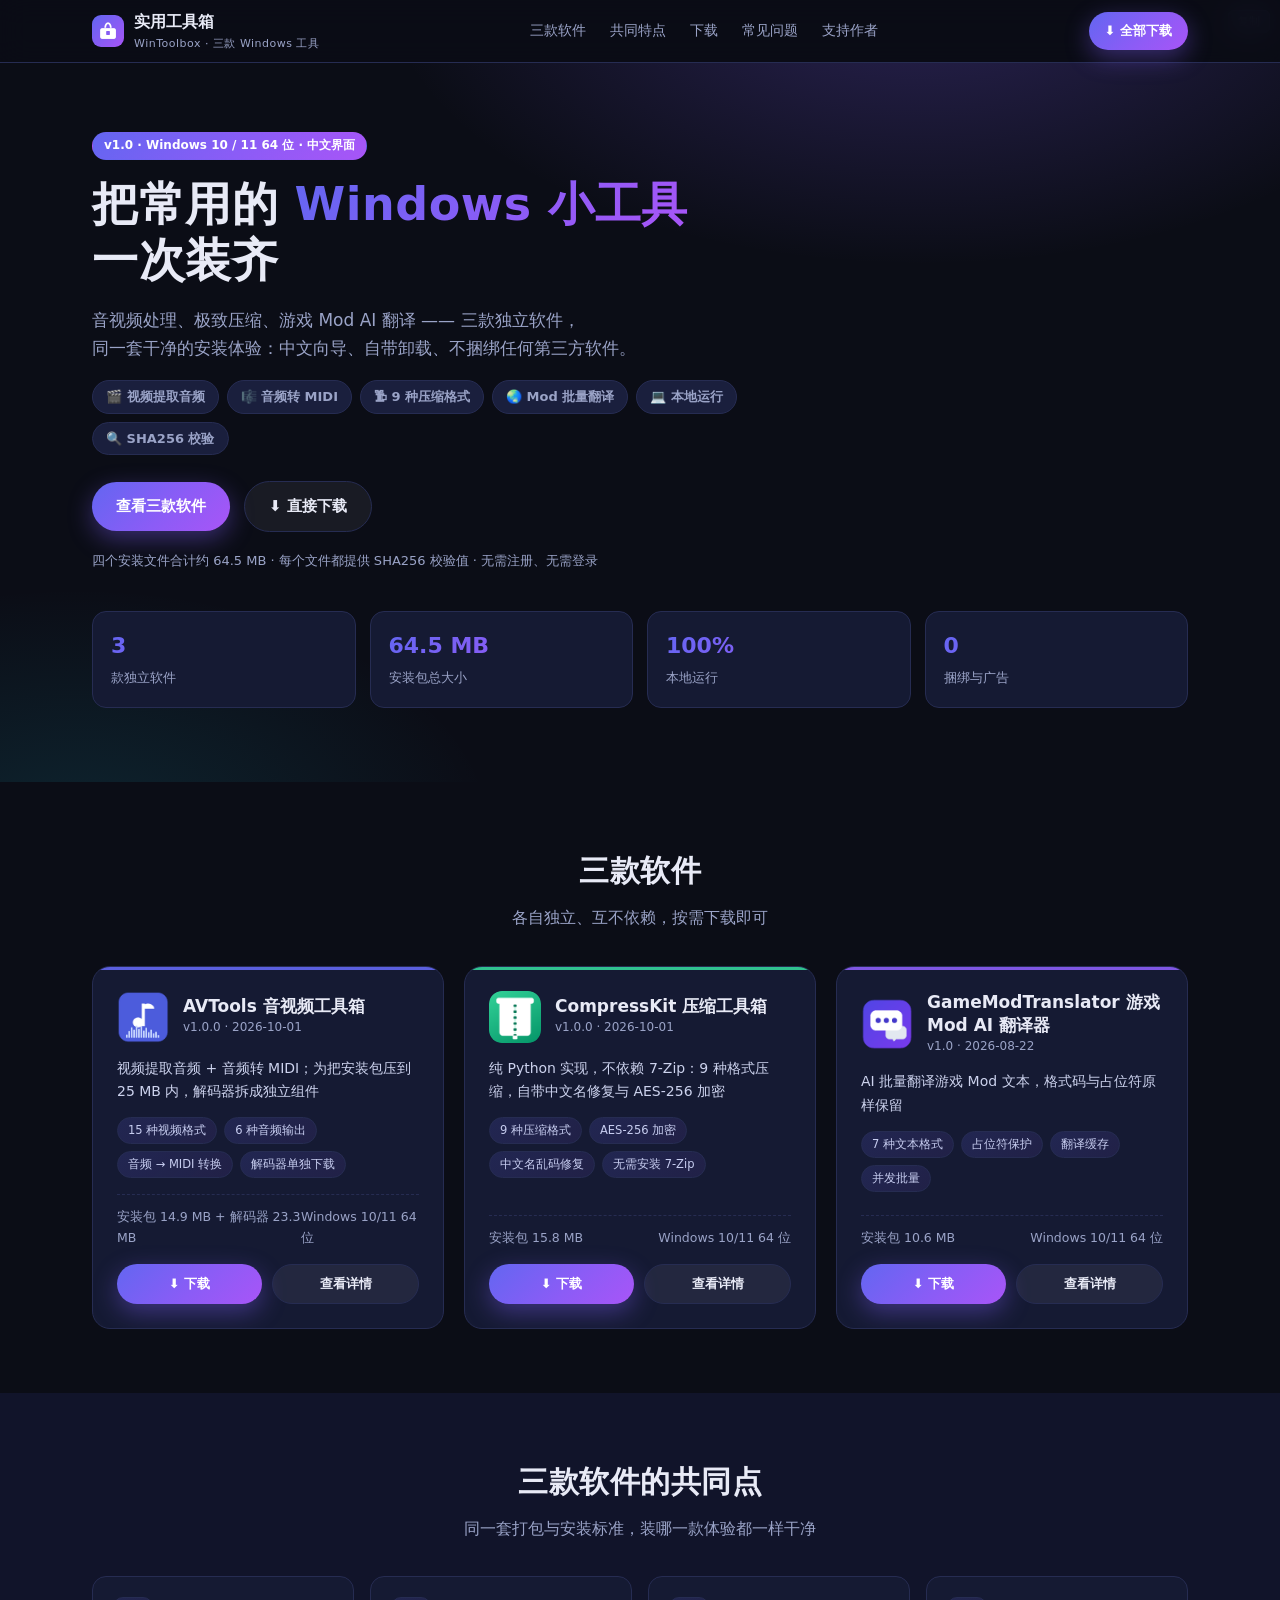
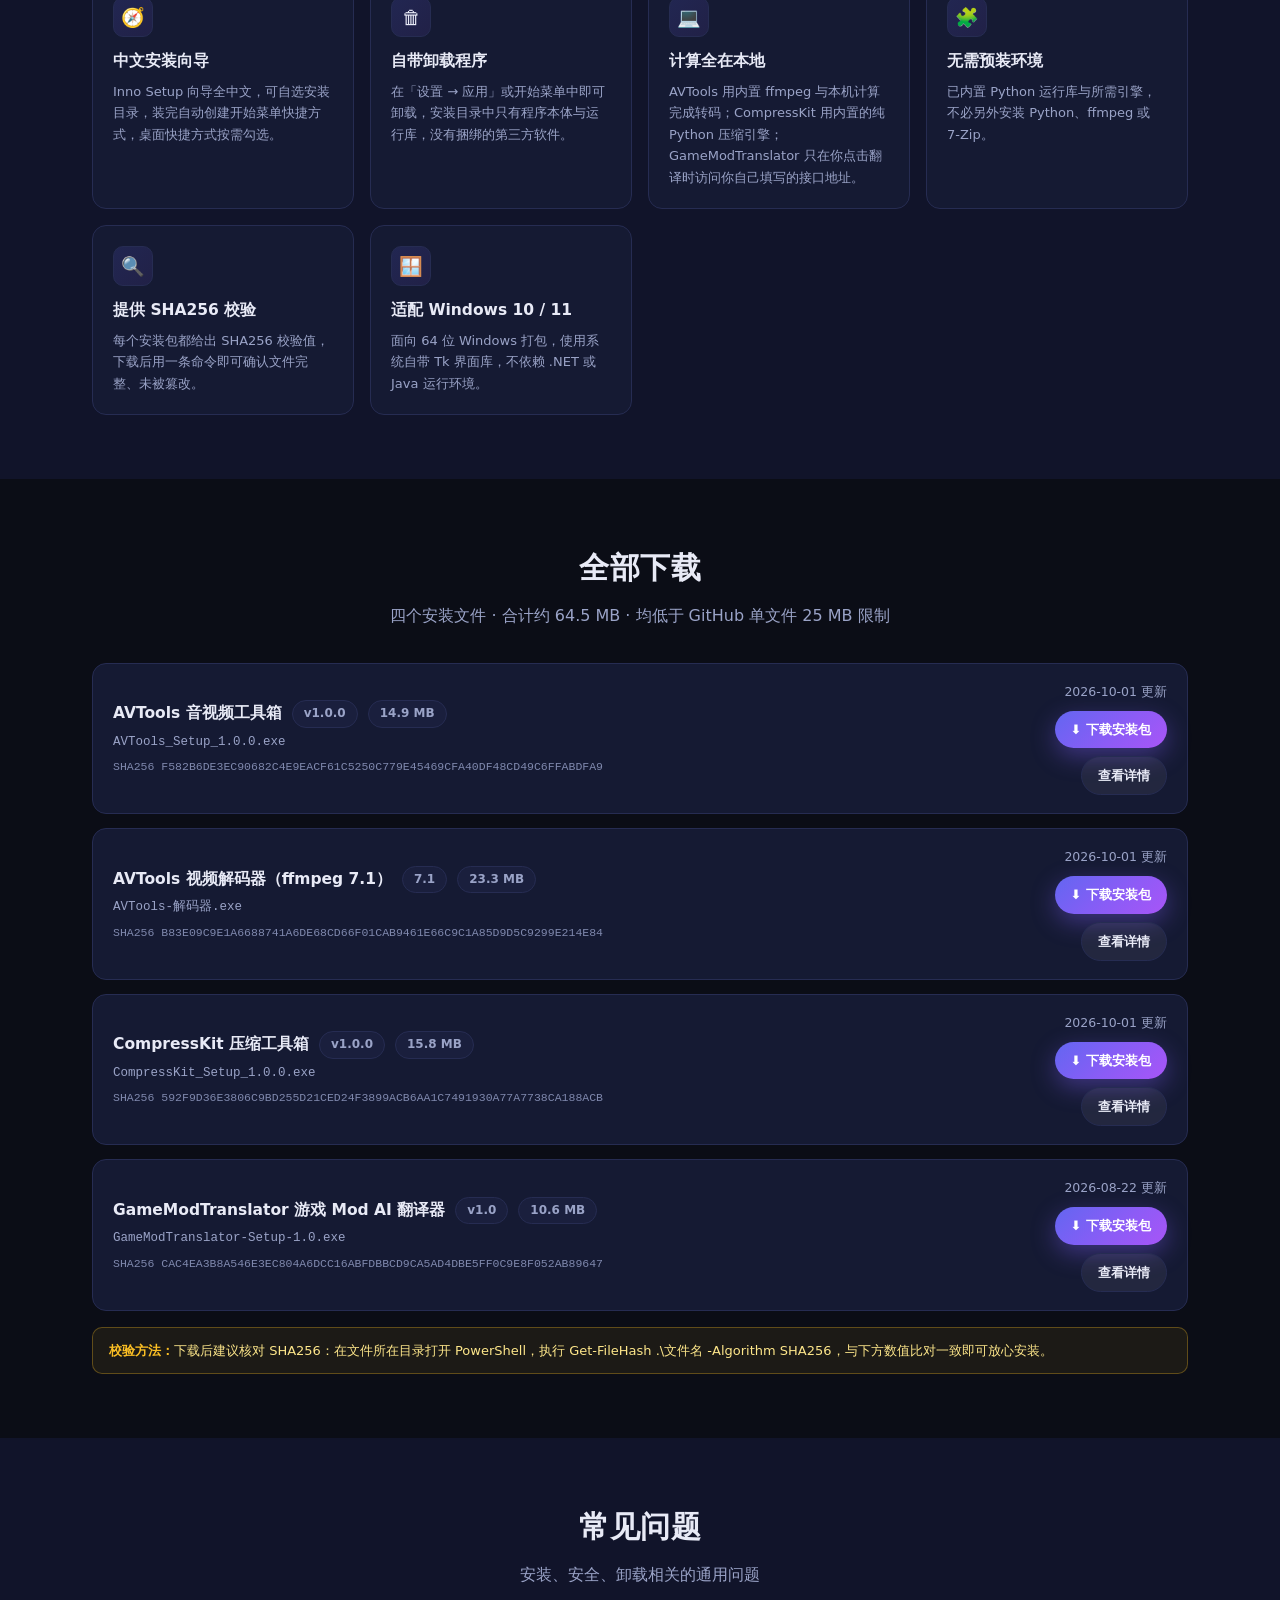
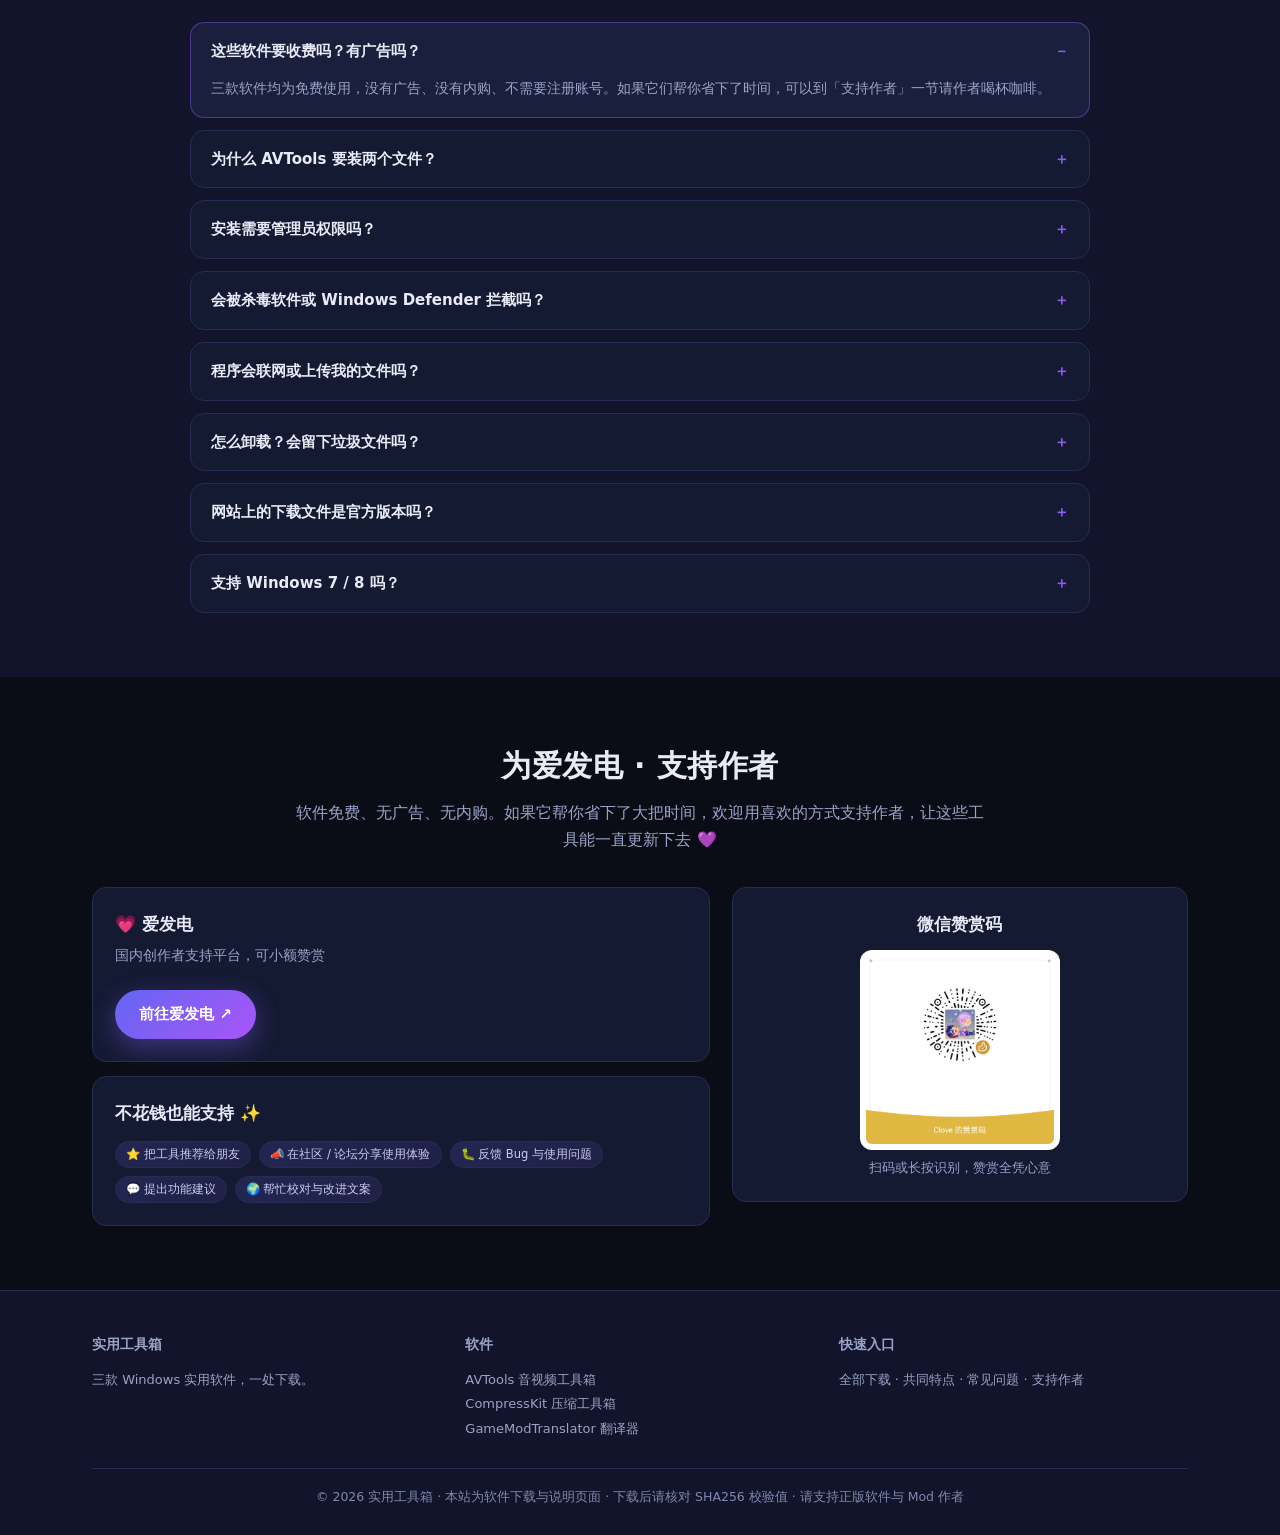
<file: index.html>
<!DOCTYPE html>
<html lang="zh-CN">
<head>
<meta charset="UTF-8">
<meta name="viewport" content="width=device-width, initial-scale=1.0">
<title>实用工具箱 - 三款 Windows 实用软件下载（音视频 / 压缩 / Mod 翻译）</title>
<meta name="description" content="三款 Windows 实用软件免费下载：AVTools 音视频工具箱（视频提取音频、音频转 MIDI）、CompressKit 压缩工具箱（9 种格式、AES-256 加密、中文名修复）、GameModTranslator 游戏 Mod AI 翻译器。中文界面、本地运行、提供 SHA256 校验。">
<meta name="keywords" content="音视频工具箱,视频提取音频,音频转MIDI,CompressKit 压缩工具箱,压缩软件,游戏Mod翻译器,AI翻译,Windows工具,免费软件下载">
<meta name="author" content="实用工具箱">
<meta name="theme-color" content="#0b0d16">

<!-- 社交分享（部署到 GitHub Pages 后，可把 __SITE_URL__ 换成你的站点地址，例如 https://用户名.github.io/仓库名/） -->
<meta property="og:type" content="website">
<meta property="og:title" content="实用工具箱 - 三款 Windows 实用软件下载">
<meta property="og:description" content="音视频处理、极致压缩、游戏 Mod AI 翻译：三款免费 Windows 工具，中文界面、本地运行、自带卸载。">
<meta property="og:image" content="__SITE_URL__assets/img/og-image.png">
<meta property="og:url" content="__SITE_URL__">
<meta name="twitter:card" content="summary_large_image">

<link rel="icon" href="favicon.ico" type="image/x-icon">
<link rel="apple-touch-icon" href="assets/img/apple-touch-icon.png">
<link rel="stylesheet" href="assets/css/style.css">
</head>
<body data-page="home">

<nav id="site-nav"></nav>

<header class="hero" id="hero-root"></header>

<section id="apps">
  <div class="container">
    <div class="sec-head">
      <h2>三款软件</h2>
      <p class="sec-sub">各自独立、互不依赖，按需下载即可</p>
    </div>
    <div id="apps-root"></div>
  </div>
</section>

<section class="alt" id="shared">
  <div class="container" id="shared-root"></div>
</section>

<section id="download">
  <div class="container" id="downloads-root"></div>
</section>

<section class="alt" id="faq">
  <div class="container" id="faq-root"></div>
</section>

<section id="support">
  <div class="container" id="support-root"></div>
</section>

<footer id="site-footer"></footer>

<script src="data/site.js"></script>
<script src="assets/js/render.js"></script>
</body>
</html>
</file>
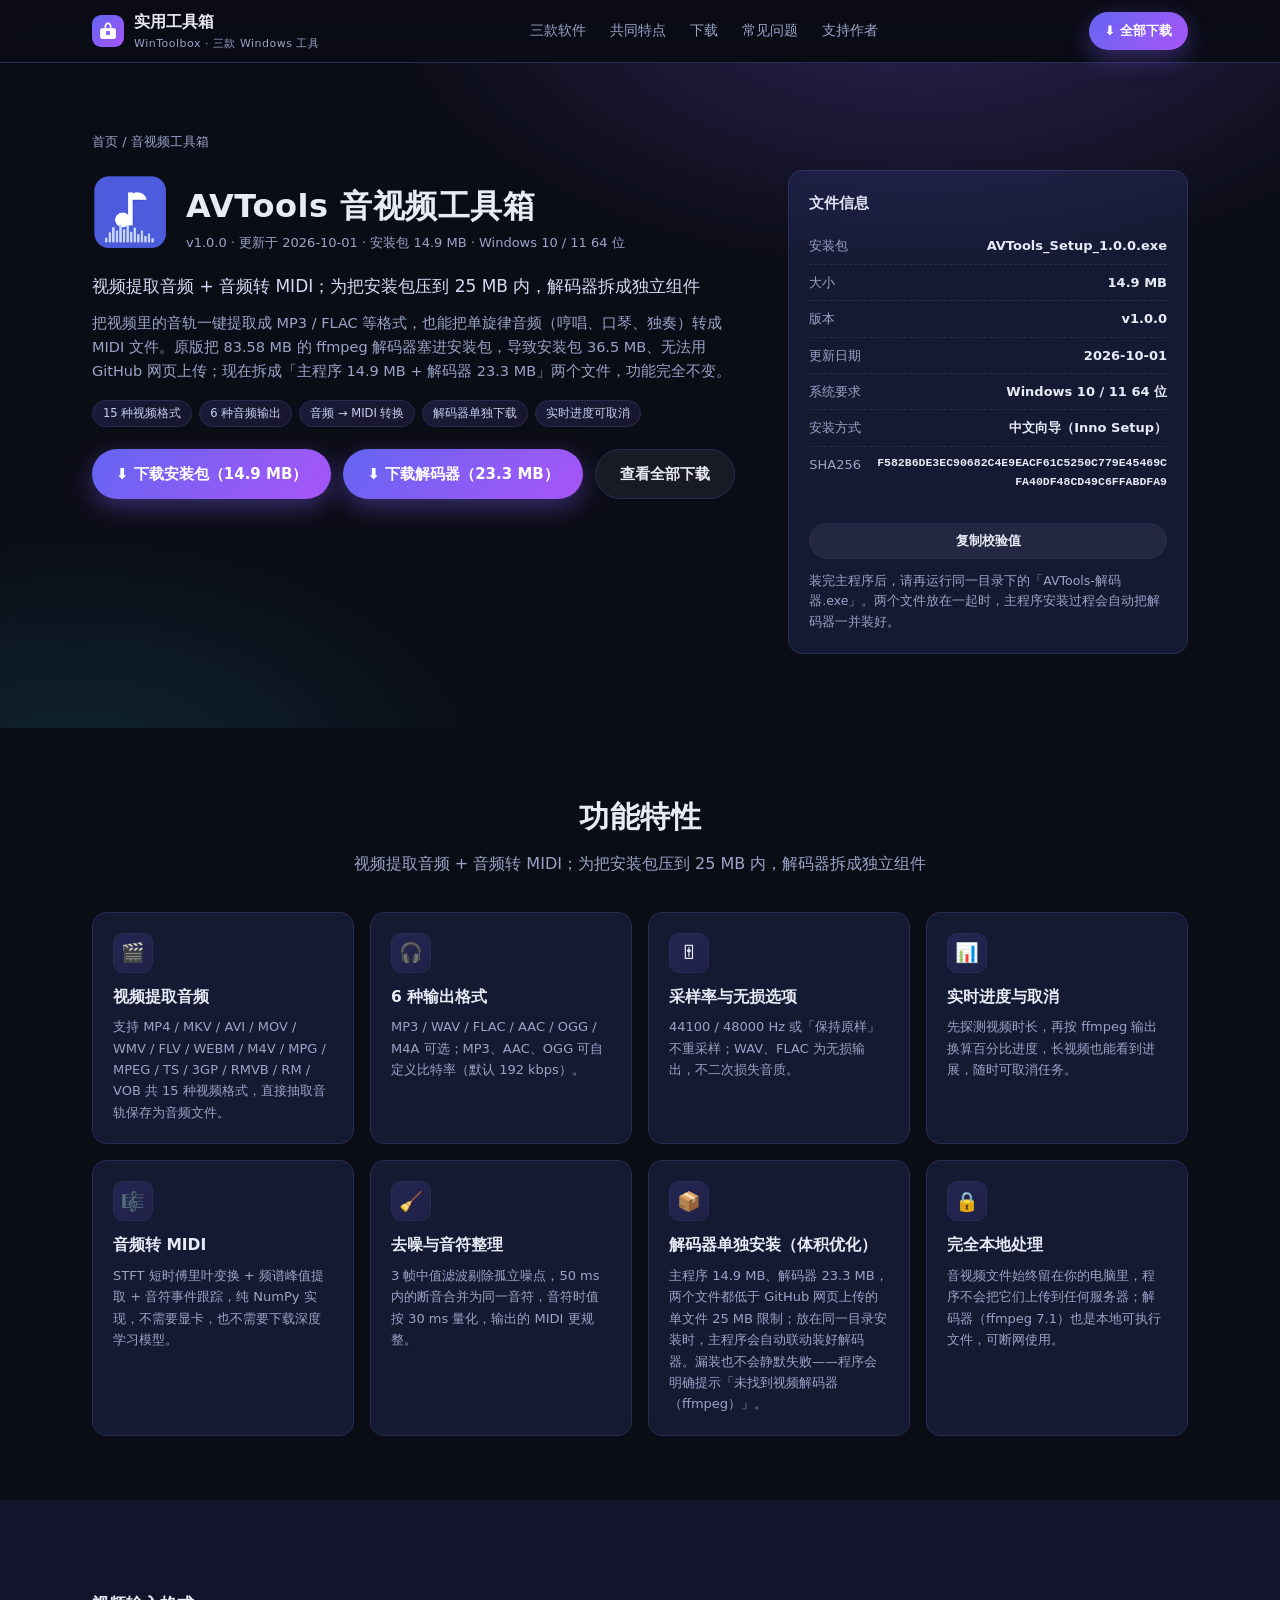
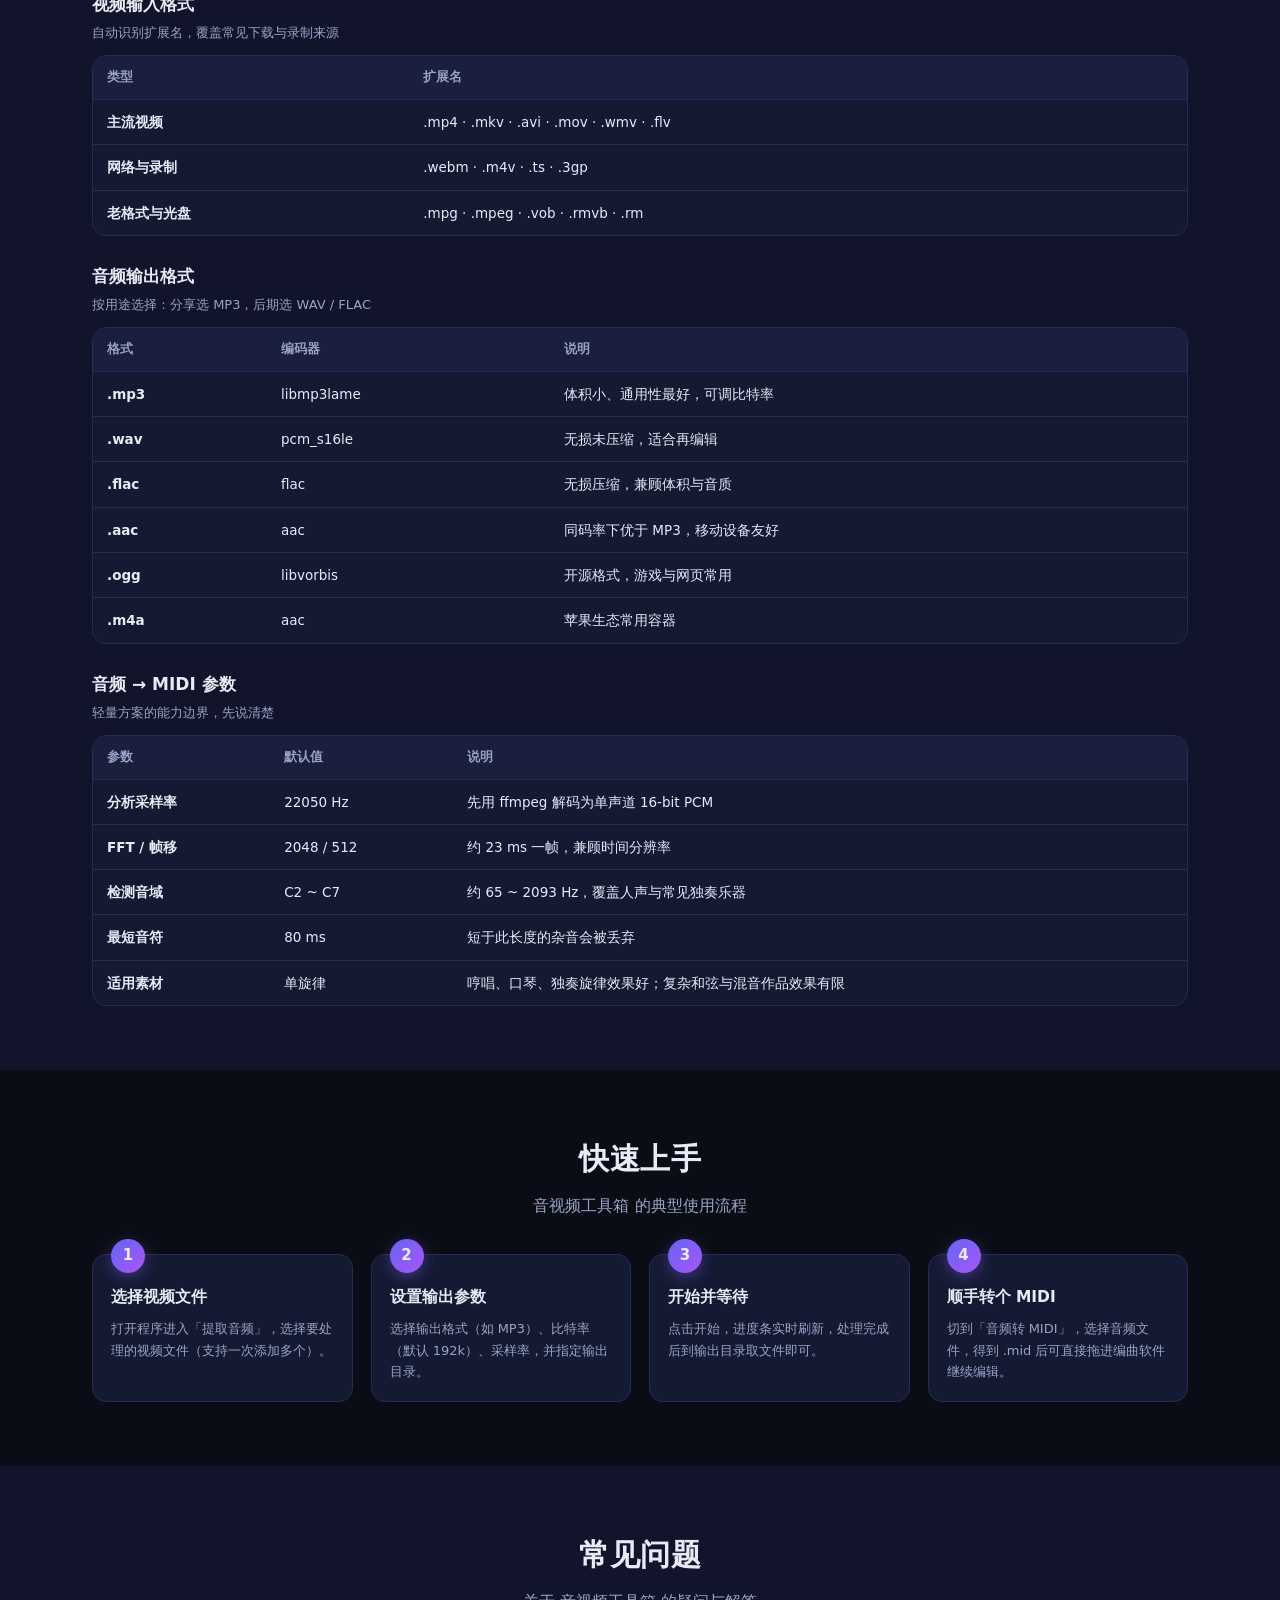
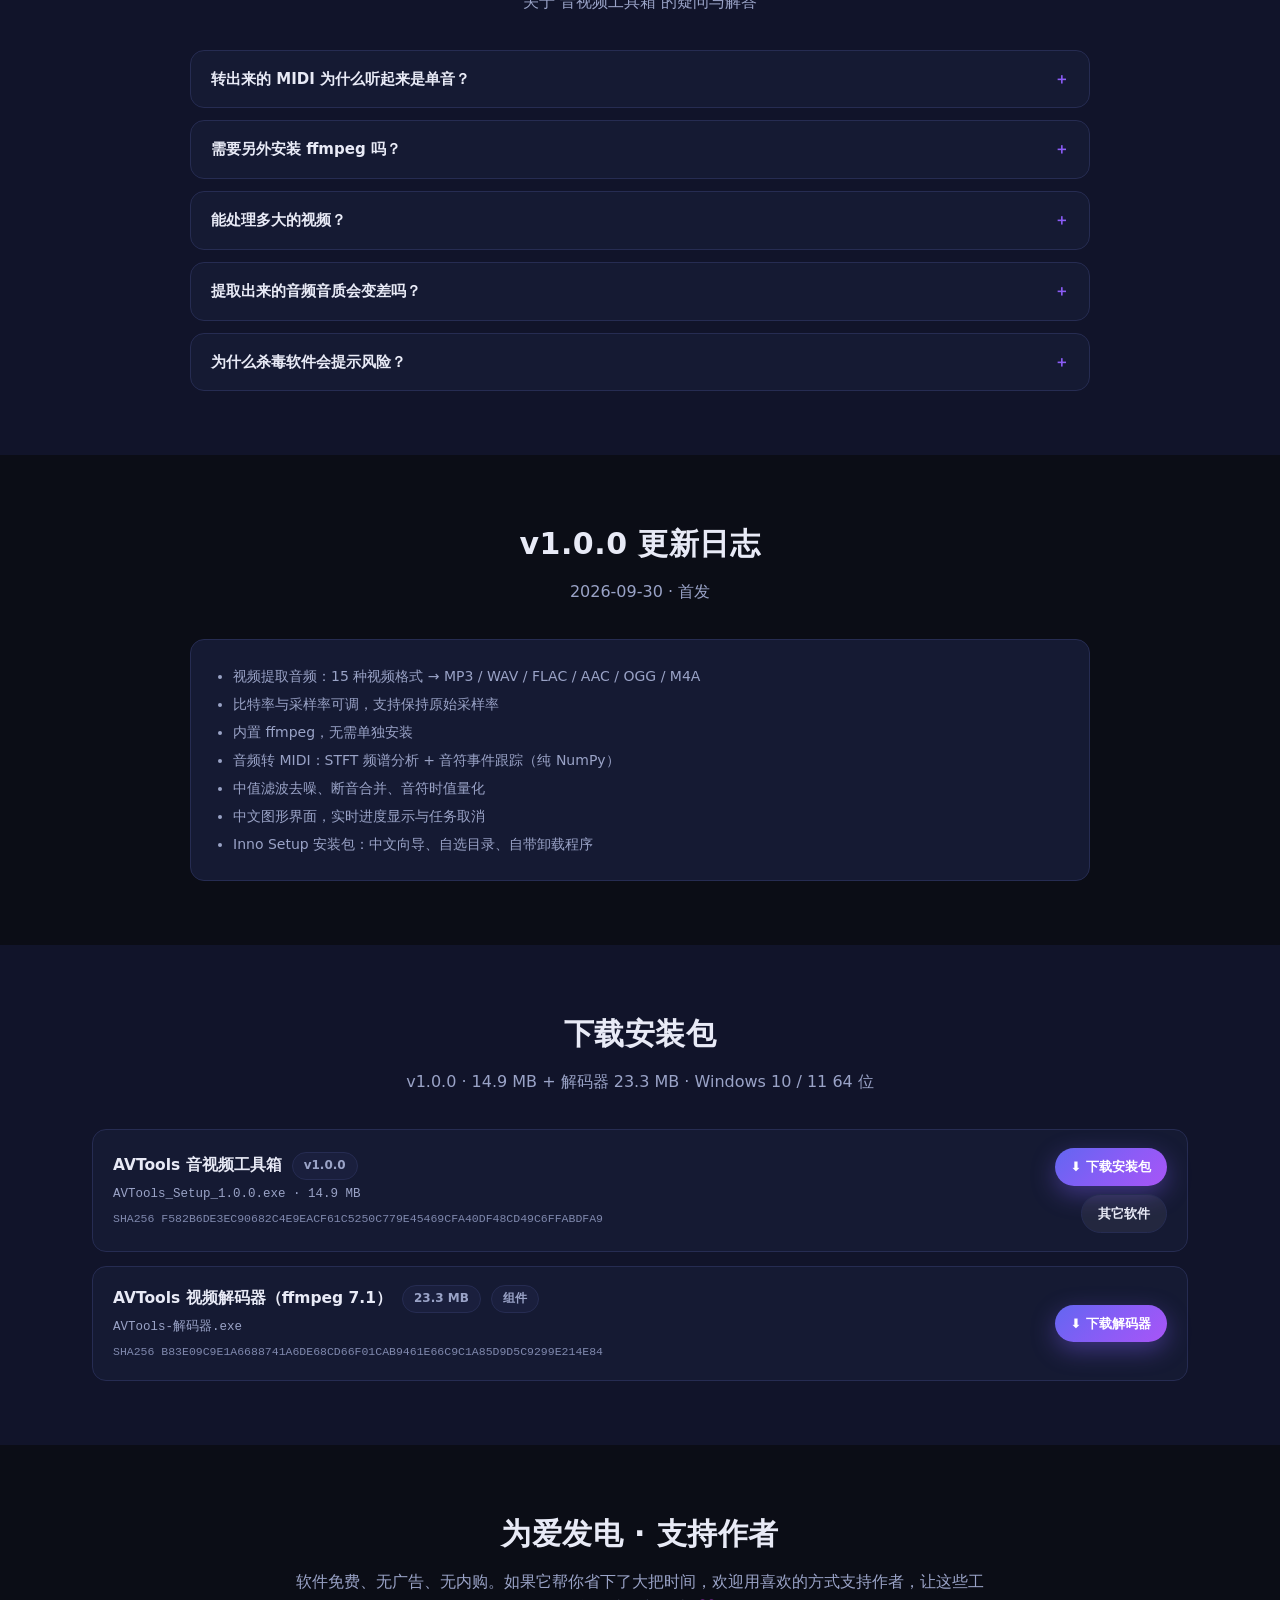
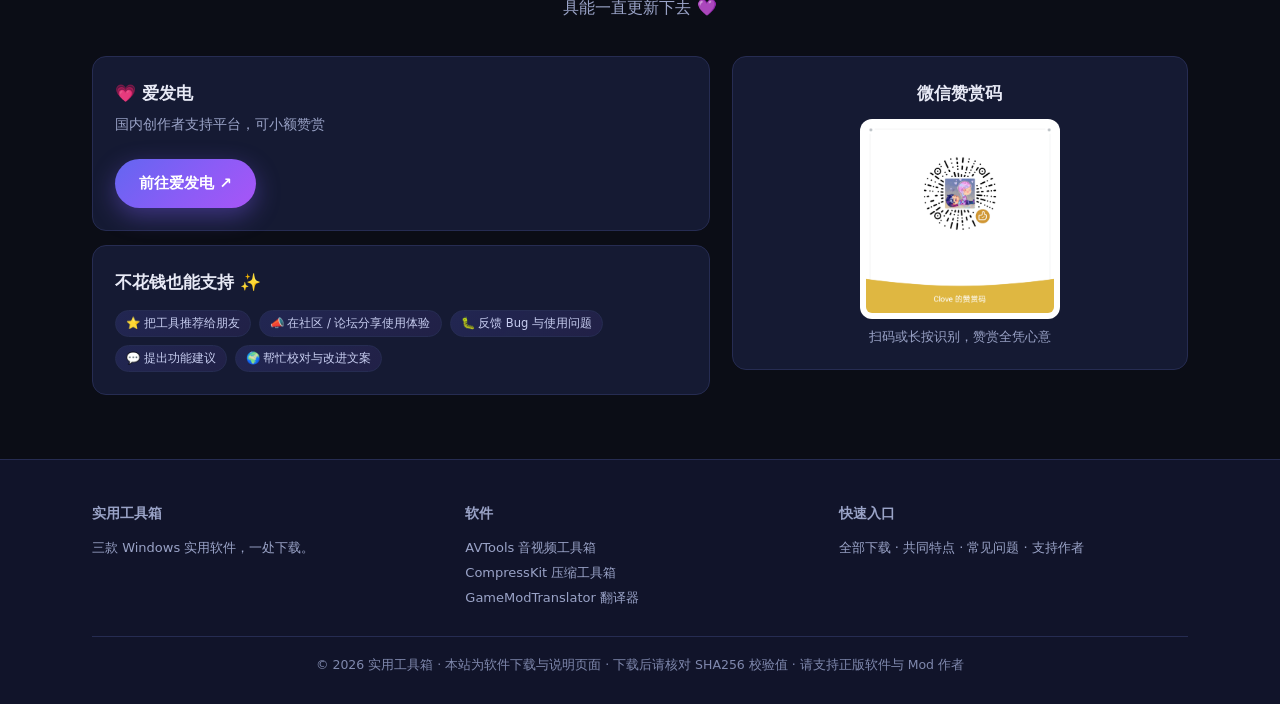
<file: avtools.html>
<!DOCTYPE html>
<html lang="zh-CN">
<head>
<meta charset="UTF-8">
<meta name="viewport" content="width=device-width, initial-scale=1.0">
<title>AVTools 音视频工具箱 v1.0.0 下载 - 视频提取音频 / 音频转 MIDI</title>
<meta name="description" content="AVTools 音视频工具箱：支持 15 种视频格式提取音频（MP3/WAV/FLAC/AAC/OGG/M4A），内置 ffmpeg 无需另装；支持音频转 MIDI（STFT 频谱分析 + 音符跟踪），完全本地运行。Windows 10/11 64 位，含 SHA256 校验。">
<meta name="keywords" content="AVTools,音视频工具箱,视频提取音频,视频转音频,音频转MIDI,mp3提取,内置ffmpeg,免费工具下载">
<meta name="theme-color" content="#0b0d16">

<!-- 社交分享（部署到 GitHub Pages 后，可把 __SITE_URL__ 换成你的站点地址） -->
<meta property="og:type" content="article">
<meta property="og:title" content="AVTools 音视频工具箱 v1.0.0 - 视频提取音频 / 音频转 MIDI">
<meta property="og:description" content="AVTools 音视频工具箱：支持 15 种视频格式提取音频（MP3/WAV/FLAC/AAC/OGG/M4A），内置 ffmpeg 无需另装；支持音频转 MIDI（STFT 频谱分析 + 音符跟踪），完全本地运行。Windows 10/11 64 位，含 SHA256 校验。">
<meta property="og:image" content="__SITE_URL__assets/img/og-image.png">
<meta property="og:url" content="__SITE_URL__avtools.html">
<meta name="twitter:card" content="summary_large_image">

<link rel="icon" href="favicon.ico" type="image/x-icon">
<link rel="apple-touch-icon" href="assets/img/apple-touch-icon.png">
<link rel="stylesheet" href="assets/css/style.css">
</head>
<body data-page="app" data-app="avtools">

<nav id="site-nav"></nav>

<header class="hero" id="app-hero-root"></header>

<section id="app-features">
  <div class="container" id="app-features-root"></div>
</section>

<section class="alt" id="app-tables">
  <div class="container" id="app-tables-root"></div>
</section>

<section id="app-usage">
  <div class="container" id="app-usage-root"></div>
</section>

<section class="alt" id="app-faq">
  <div class="container" id="app-faq-root"></div>
</section>

<section id="app-changelog">
  <div class="container" id="app-changelog-root"></div>
</section>

<section class="alt" id="app-download">
  <div class="container" id="app-download-root"></div>
</section>

<section id="support">
  <div class="container" id="support-root"></div>
</section>

<footer id="site-footer"></footer>

<script src="data/site.js"></script>
<script src="assets/js/render.js"></script>
</body>
</html>
</file>
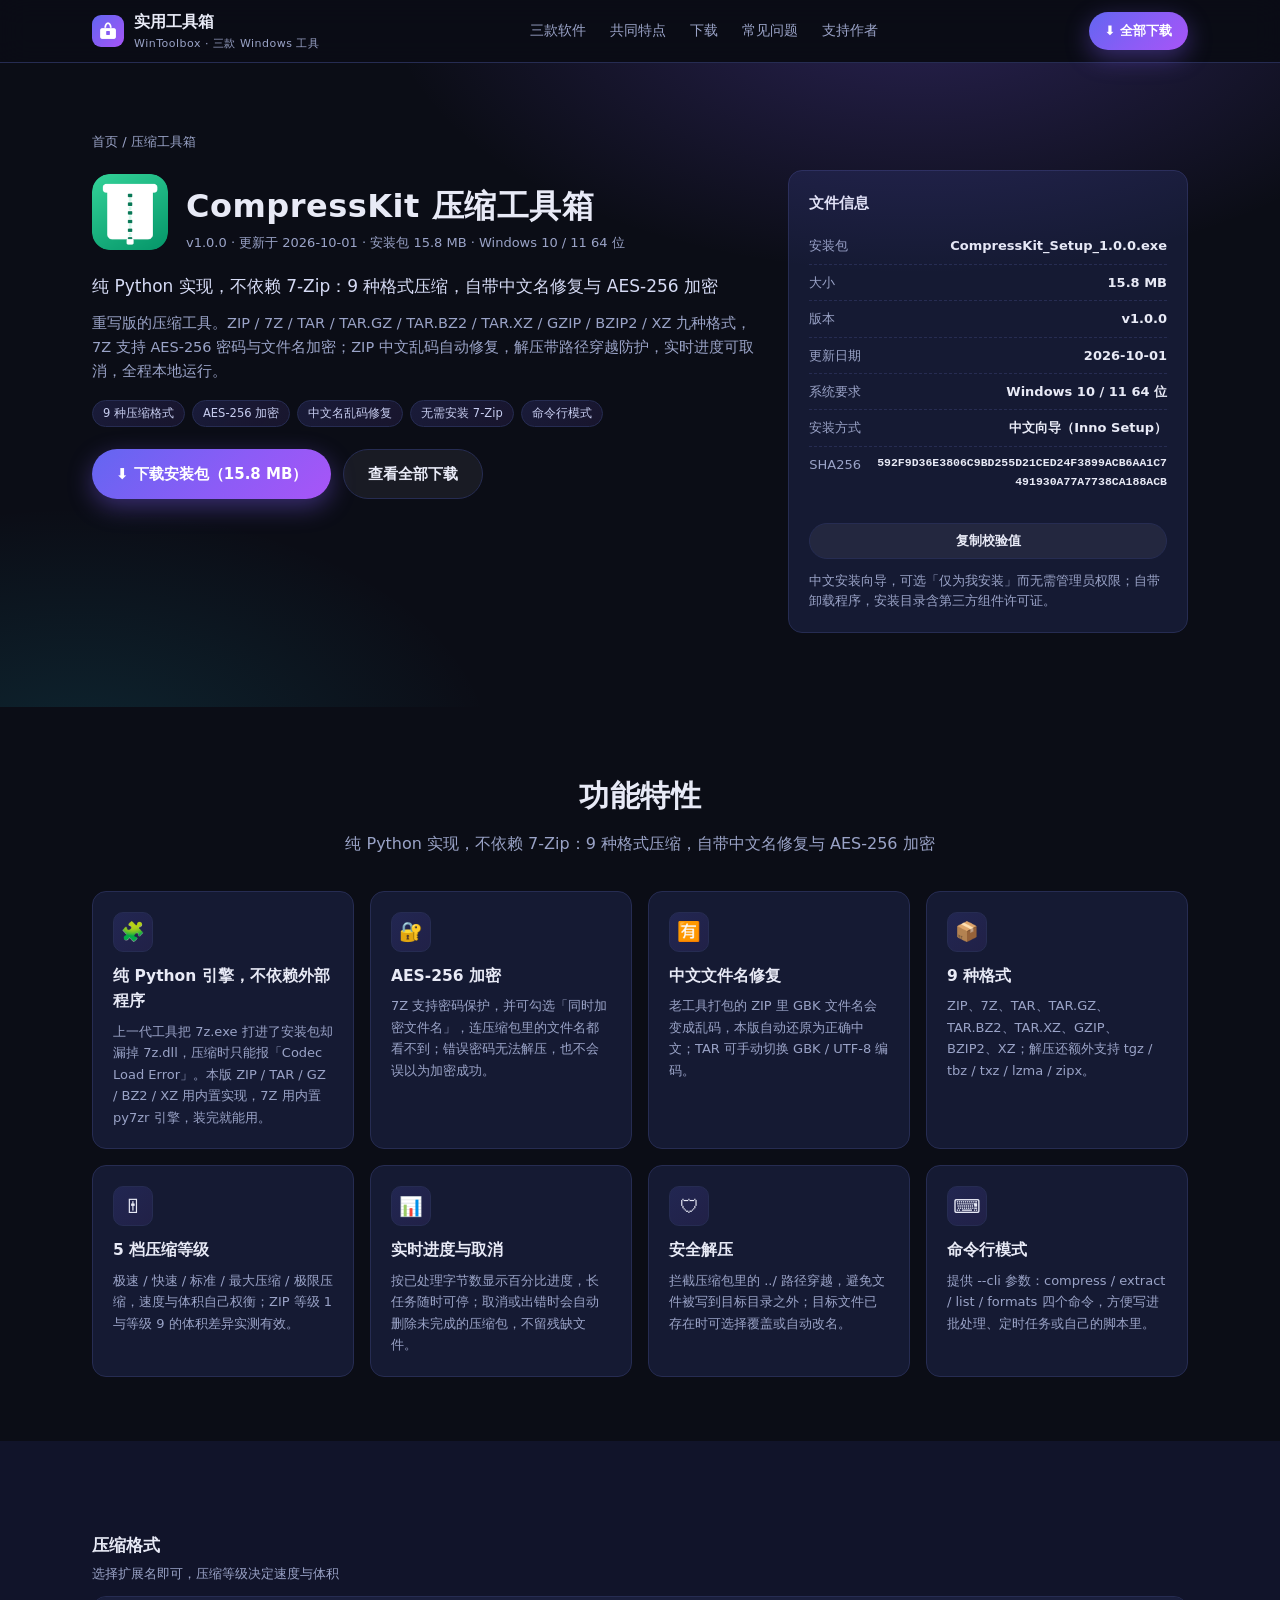
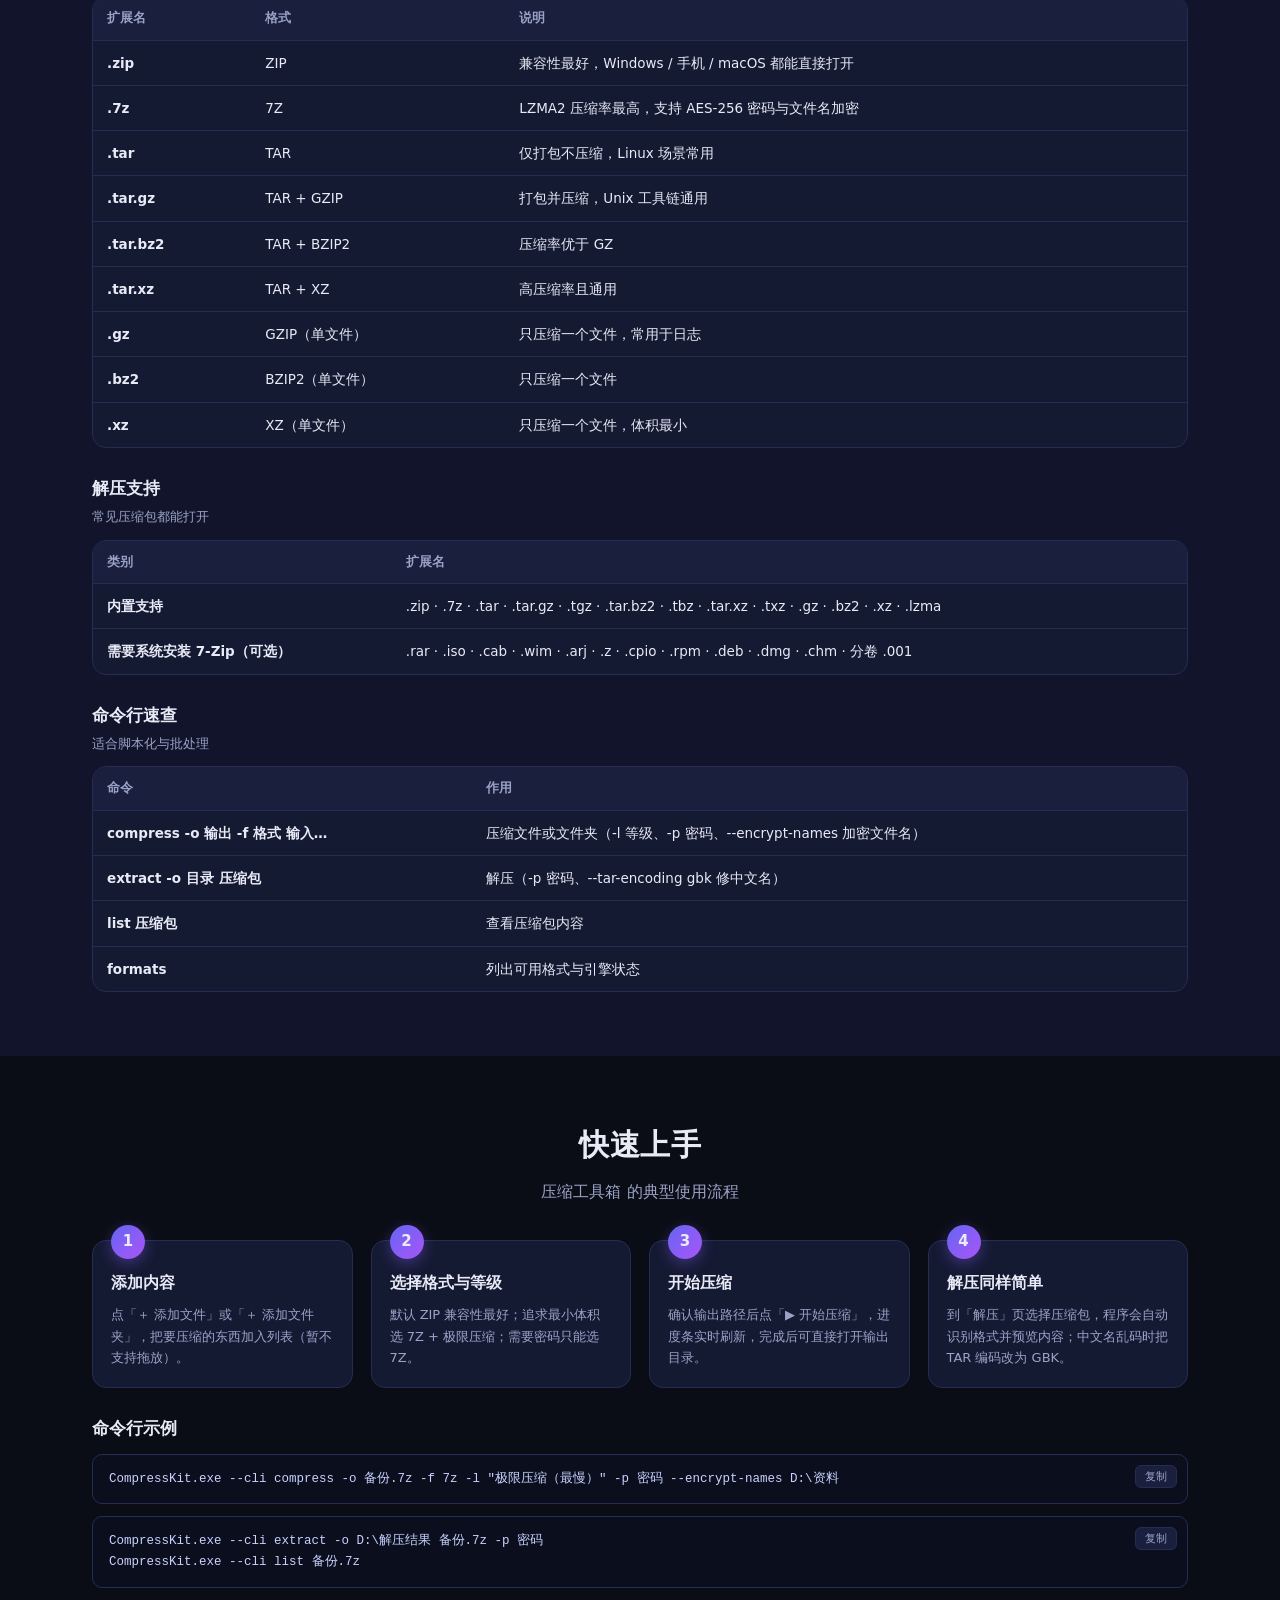
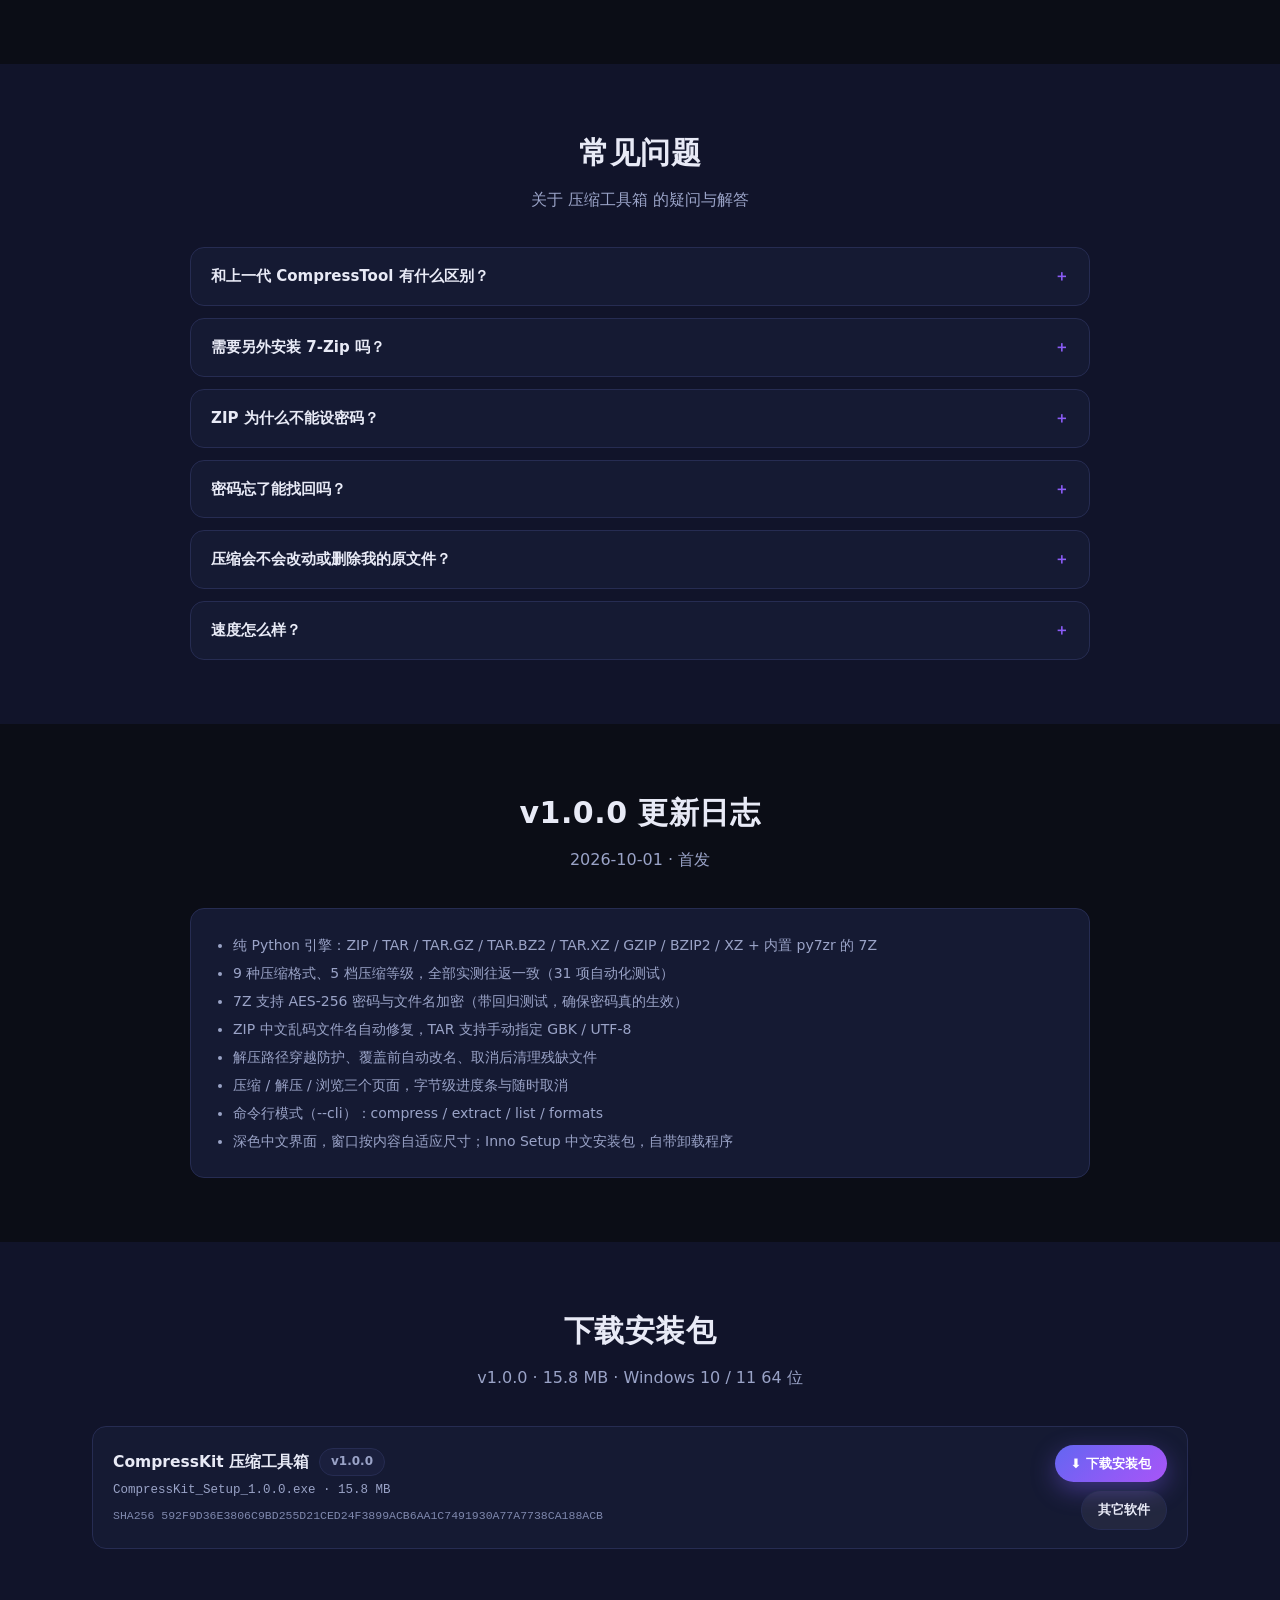
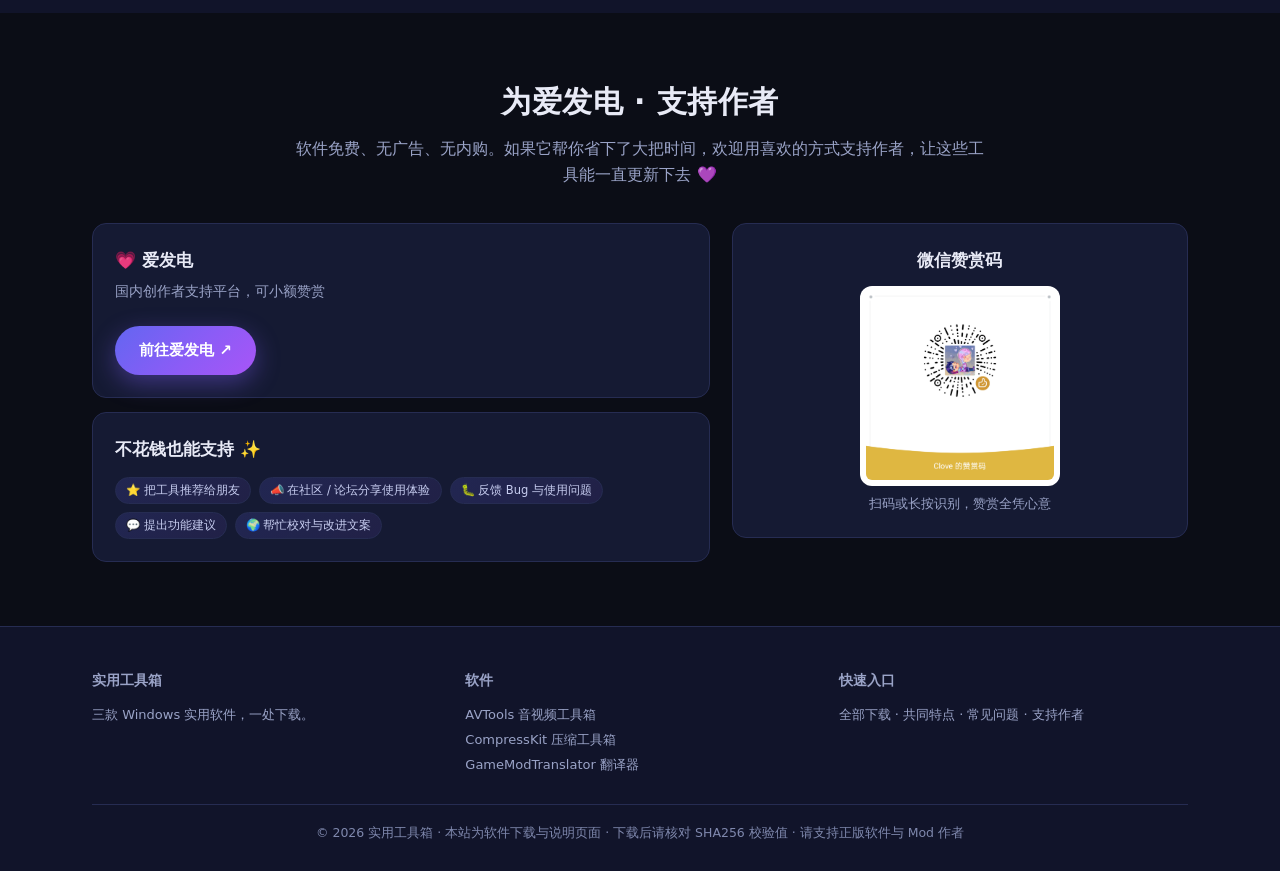
<file: compresskit.html>
<!DOCTYPE html>
<html lang="zh-CN">
<head>
<meta charset="UTF-8">
<meta name="viewport" content="width=device-width, initial-scale=1.0">
<title>CompressKit 压缩工具箱 v1.0.0 下载 - 9 种格式 / AES-256 加密 / 中文名修复</title>
<meta name="description" content="CompressKit 压缩工具箱：纯 Python 实现，不依赖 7-Zip。支持 ZIP/7Z/TAR/TAR.GZ/TAR.BZ2/TAR.XZ/GZIP/BZIP2/XZ 九种压缩格式，7Z 支持 AES-256 密码与文件名加密，ZIP 中文文件名乱码自动修复，解压带路径穿越防护，并提供命令行模式。">
<meta name="keywords" content="CompressKit,压缩工具箱,压缩软件下载,7z压缩,zip压缩,AES-256加密压缩,中文名乱码修复,免安装7-Zip,命令行压缩">
<meta name="theme-color" content="#0b0d16">

<!-- 社交分享（部署到 GitHub Pages 后，可把 __SITE_URL__ 换成你的站点地址） -->
<meta property="og:type" content="article">
<meta property="og:title" content="CompressKit 压缩工具箱 v1.0.0 - 9 种格式 / AES-256 加密">
<meta property="og:description" content="CompressKit 压缩工具箱：纯 Python 实现，不依赖 7-Zip。支持 ZIP/7Z/TAR/TAR.GZ/TAR.BZ2/TAR.XZ/GZIP/BZIP2/XZ 九种压缩格式，7Z 支持 AES-256 密码与文件名加密，ZIP 中文文件名乱码自动修复，解压带路径穿越防护，并提供命令行模式。">
<meta property="og:image" content="__SITE_URL__assets/img/og-image.png">
<meta property="og:url" content="__SITE_URL__compresskit.html">
<meta name="twitter:card" content="summary_large_image">

<link rel="icon" href="favicon.ico" type="image/x-icon">
<link rel="apple-touch-icon" href="assets/img/apple-touch-icon.png">
<link rel="stylesheet" href="assets/css/style.css">
</head>
<body data-page="app" data-app="compresskit">

<nav id="site-nav"></nav>

<header class="hero" id="app-hero-root"></header>

<section id="app-features">
  <div class="container" id="app-features-root"></div>
</section>

<section class="alt" id="app-tables">
  <div class="container" id="app-tables-root"></div>
</section>

<section id="app-usage">
  <div class="container" id="app-usage-root"></div>
</section>

<section class="alt" id="app-faq">
  <div class="container" id="app-faq-root"></div>
</section>

<section id="app-changelog">
  <div class="container" id="app-changelog-root"></div>
</section>

<section class="alt" id="app-download">
  <div class="container" id="app-download-root"></div>
</section>

<section id="support">
  <div class="container" id="support-root"></div>
</section>

<footer id="site-footer"></footer>

<script src="data/site.js"></script>
<script src="assets/js/render.js"></script>
</body>
</html>
</file>
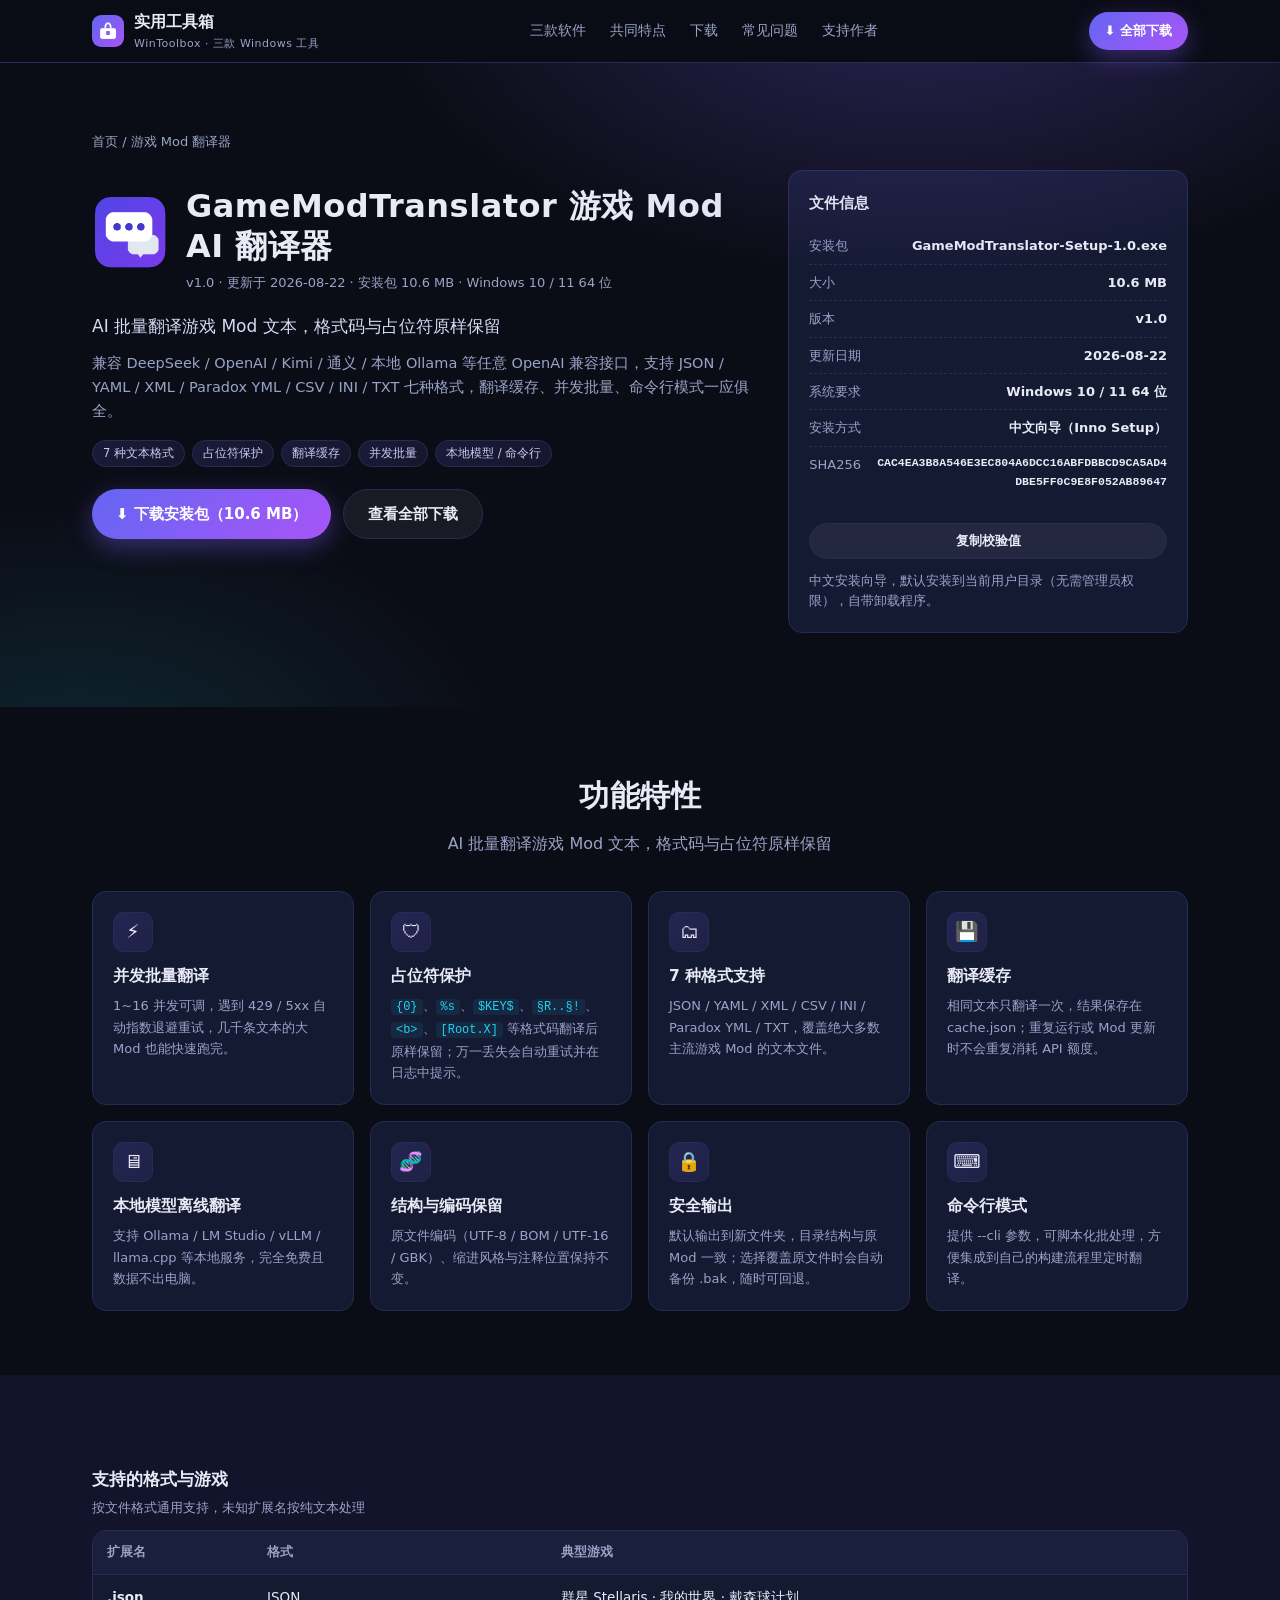
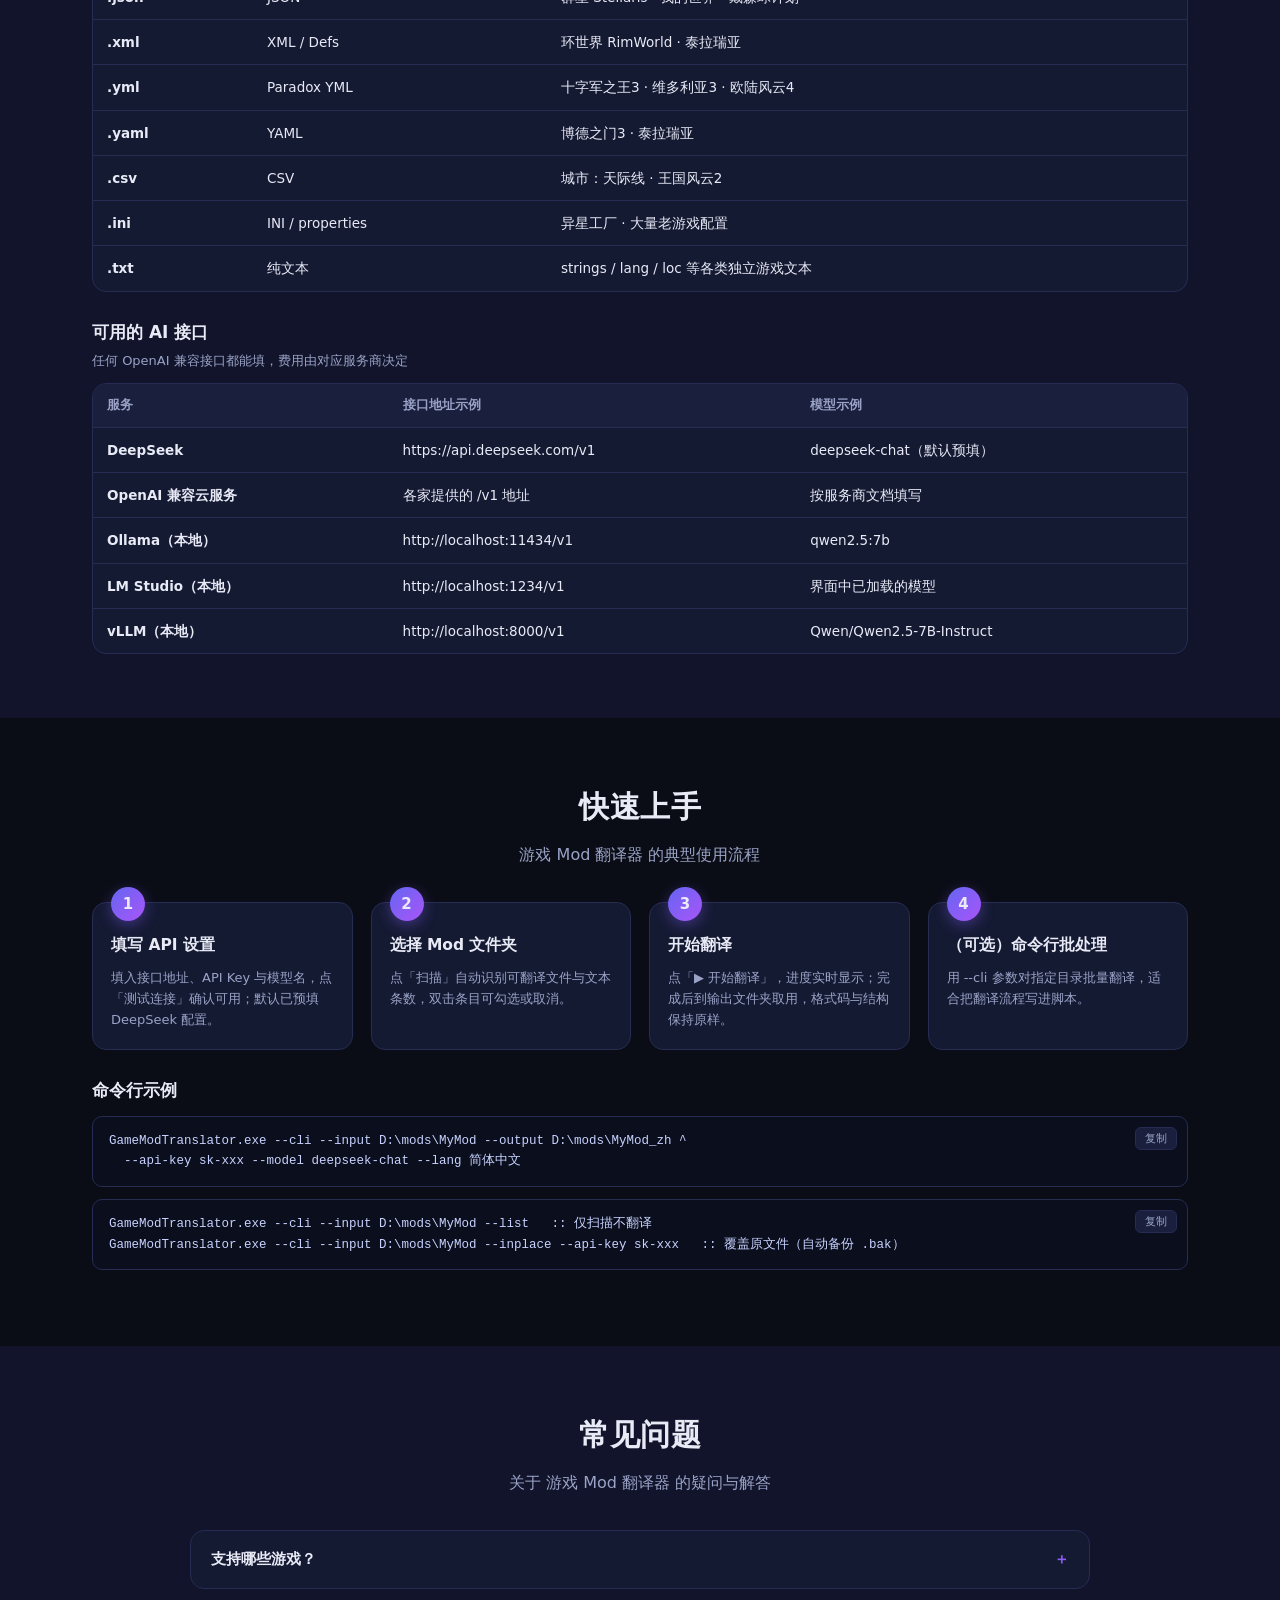
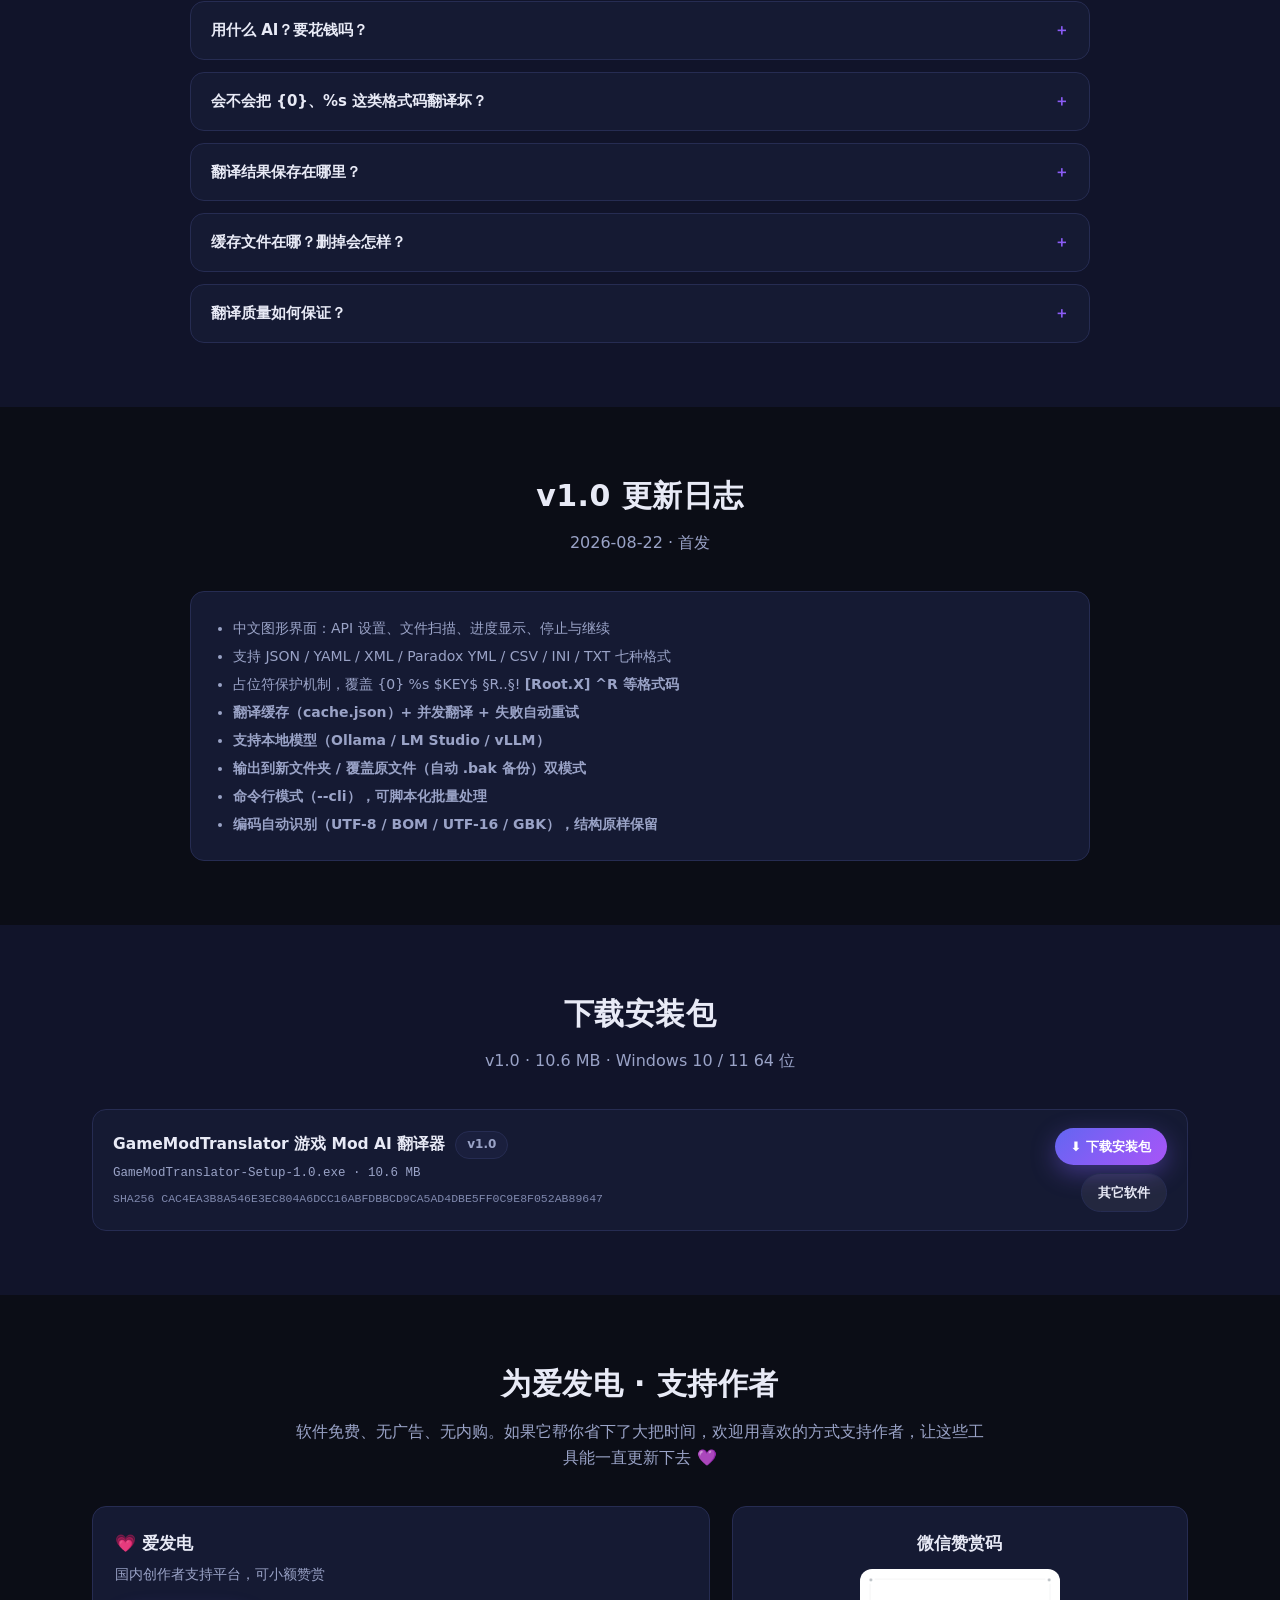
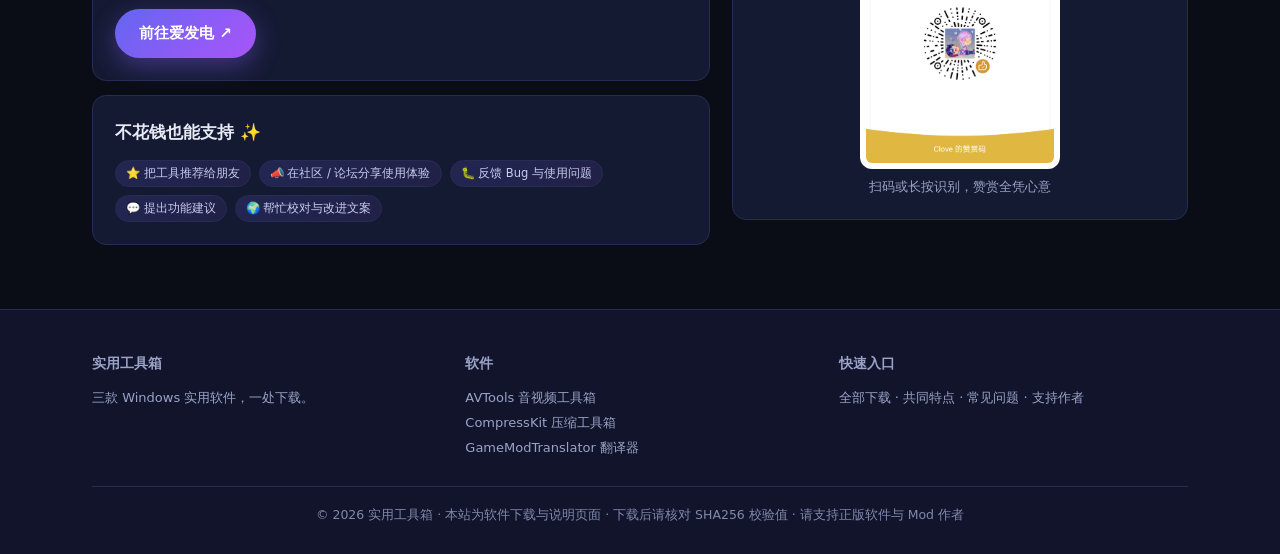
<file: gamemodtranslator.html>
<!DOCTYPE html>
<html lang="zh-CN">
<head>
<meta charset="UTF-8">
<meta name="viewport" content="width=device-width, initial-scale=1.0">
<title>GameModTranslator 游戏 Mod AI 翻译器 v1.0 下载 - Mod 文本批量翻译</title>
<meta name="description" content="GameModTranslator 游戏 Mod AI 翻译器：兼容 DeepSeek / OpenAI / 本地 Ollama 等任意 OpenAI 兼容接口，支持 JSON/YAML/XML/Paradox YML/CSV/INI/TXT 七种格式，占位符保护、翻译缓存、并发批量与命令行模式。">
<meta name="keywords" content="GameModTranslator,游戏Mod翻译器,Mod汉化,AI翻译,DeepSeek翻译,本地Ollama,群星汉化,环世界汉化,Mod文本批量翻译">
<meta name="theme-color" content="#0b0d16">

<!-- 社交分享（部署到 GitHub Pages 后，可把 __SITE_URL__ 换成你的站点地址） -->
<meta property="og:type" content="article">
<meta property="og:title" content="GameModTranslator 游戏 Mod AI 翻译器 v1.0 - Mod 文本批量翻译">
<meta property="og:description" content="GameModTranslator 游戏 Mod AI 翻译器：兼容 DeepSeek / OpenAI / 本地 Ollama 等任意 OpenAI 兼容接口，支持 JSON/YAML/XML/Paradox YML/CSV/INI/TXT 七种格式，占位符保护、翻译缓存、并发批量与命令行模式。">
<meta property="og:image" content="__SITE_URL__assets/img/og-image.png">
<meta property="og:url" content="__SITE_URL__gamemodtranslator.html">
<meta name="twitter:card" content="summary_large_image">

<link rel="icon" href="favicon.ico" type="image/x-icon">
<link rel="apple-touch-icon" href="assets/img/apple-touch-icon.png">
<link rel="stylesheet" href="assets/css/style.css">
</head>
<body data-page="app" data-app="gamemodtranslator">

<nav id="site-nav"></nav>

<header class="hero" id="app-hero-root"></header>

<section id="app-features">
  <div class="container" id="app-features-root"></div>
</section>

<section class="alt" id="app-tables">
  <div class="container" id="app-tables-root"></div>
</section>

<section id="app-usage">
  <div class="container" id="app-usage-root"></div>
</section>

<section class="alt" id="app-faq">
  <div class="container" id="app-faq-root"></div>
</section>

<section id="app-changelog">
  <div class="container" id="app-changelog-root"></div>
</section>

<section class="alt" id="app-download">
  <div class="container" id="app-download-root"></div>
</section>

<section id="support">
  <div class="container" id="support-root"></div>
</section>

<footer id="site-footer"></footer>

<script src="data/site.js"></script>
<script src="assets/js/render.js"></script>
</body>
</html>
</file>
<file: assets/css/style.css>
/* ==========================================================================
   实用工具箱 · 官网样式
   深色主题（靛蓝 → 紫罗兰渐变），响应式，无外部依赖
   ========================================================================== */
:root {
  --bg: #0b0d16;
  --bg2: #11142a;
  --card: #151a33;
  --card2: #1a1f3d;
  --line: #262c52;
  --text: #e8eaf6;
  --muted: #9aa3c7;
  --indigo: #6366f1;
  --violet: #8b5cf6;
  --purple: #a855f7;
  --cyan: #22d3ee;
  --green: #34d399;
  --amber: #fbbf24;
  --grad: linear-gradient(135deg, #6366f1 0%, #8b5cf6 55%, #a855f7 100%);
  --grad-soft: linear-gradient(135deg, rgba(99, 102, 241, .16), rgba(139, 92, 246, .10));
  --radius: 14px;
  --shadow: 0 10px 40px rgba(0, 0, 0, .45);
  --font: "Segoe UI", "Microsoft YaHei", "PingFang SC", system-ui, sans-serif;
  --mono: Consolas, "Cascadia Mono", "Courier New", monospace;
}

* { margin: 0; padding: 0; box-sizing: border-box; }
html { scroll-behavior: smooth; }
body {
  background: var(--bg);
  color: var(--text);
  font-family: var(--font);
  line-height: 1.65;
  overflow-x: hidden;
}
::selection { background: rgba(139, 92, 246, .4); }
a { color: inherit; text-decoration: none; }
img { max-width: 100%; display: block; }
code { font-family: var(--mono); font-size: .92em; color: var(--cyan); background: rgba(34, 211, 238, .08); padding: 1px 5px; border-radius: 4px; }
.container { max-width: 1140px; margin: 0 auto; padding: 0 22px; }
h2 { font-size: 30px; font-weight: 700; letter-spacing: .5px; }
h3 { font-size: 16px; }
.sec-sub { color: var(--muted); margin: 10px 0 34px; }
.badge { display: inline-block; padding: 3px 11px; border-radius: 999px; font-size: 12px; font-weight: 600; border: 1px solid var(--line); background: var(--card2); color: var(--muted); }
.badge.accent { color: #fff; border-color: transparent; background: var(--grad); }
.note { background: rgba(251, 191, 36, .07); border: 1px solid rgba(251, 191, 36, .3); border-radius: 10px; padding: 12px 16px; font-size: 13px; color: #fde68a; margin-top: 16px; }
.note b { color: var(--amber); }

/* ---------- 按钮 ---------- */
.btn { display: inline-flex; align-items: center; gap: 8px; padding: 12px 24px; border-radius: 999px; font-size: 15px; font-weight: 600; transition: transform .15s, box-shadow .2s, background .2s; border: none; cursor: pointer; font-family: inherit; }
.btn:hover { transform: translateY(-2px); }
.btn-primary { background: var(--grad); color: #fff; box-shadow: 0 8px 24px rgba(124, 92, 246, .4); }
.btn-primary:hover { box-shadow: 0 12px 32px rgba(124, 92, 246, .55); }
.btn-ghost { background: rgba(255, 255, 255, .06); color: var(--text); border: 1px solid var(--line); }
.btn-ghost:hover { background: rgba(255, 255, 255, .11); }
.btn-sm { padding: 8px 16px; font-size: 13px; }
.btn-block { width: 100%; justify-content: center; }

/* ---------- 顶部导航 ---------- */
nav { position: sticky; top: 0; z-index: 100; background: rgba(11, 13, 22, .84); backdrop-filter: blur(14px); border-bottom: 1px solid var(--line); }
.nav-inner { display: flex; align-items: center; justify-content: space-between; height: 62px; gap: 18px; }
.logo { display: flex; align-items: center; gap: 10px; font-weight: 700; font-size: 16px; flex-shrink: 0; }
.logo img { width: 32px; height: 32px; border-radius: 9px; }
.logo small { display: block; font-size: 11px; color: var(--muted); font-weight: 500; letter-spacing: .5px; }
.nav-links { display: flex; gap: 24px; font-size: 14px; color: var(--muted); }
.nav-links a:hover { color: var(--text); }
.nav-cta { display: flex; align-items: center; gap: 12px; }
#navToggle { display: none; background: none; border: 1px solid var(--line); color: var(--text); border-radius: 8px; padding: 6px 11px; font-size: 17px; cursor: pointer; }
@media (max-width: 960px) {
  .nav-links { display: none; position: absolute; top: 62px; left: 0; right: 0; flex-direction: column; background: var(--bg2); padding: 16px 22px; border-bottom: 1px solid var(--line); gap: 14px; }
  .nav-links.open { display: flex; }
  #navToggle { display: block; }
  .nav-cta .btn { display: none; }
  h2 { font-size: 24px; }
}

/* ---------- Hero ---------- */
.hero { position: relative; padding: 68px 0 74px; overflow: hidden; }
.hero::before { content: ""; position: absolute; inset: 0; background: radial-gradient(900px 480px at 72% -12%, rgba(124, 92, 246, .28), transparent 60%), radial-gradient(700px 420px at 6% 108%, rgba(34, 211, 238, .12), transparent 60%); pointer-events: none; }
.hero-inner { position: relative; max-width: 760px; }
.hero h1 { font-size: 46px; line-height: 1.22; font-weight: 800; letter-spacing: .5px; margin-top: 16px; }
.hero h1 .grad { background: var(--grad); -webkit-background-clip: text; background-clip: text; color: transparent; }
.hero .tagline { color: var(--muted); font-size: 17px; margin: 18px 0 6px; }
.hero .tags { margin: 18px 0 26px; display: flex; flex-wrap: wrap; gap: 8px; }
.hero .tags .badge { font-size: 13px; padding: 5px 13px; }
.hero-btns { display: flex; flex-wrap: wrap; gap: 14px; align-items: center; }
.hero-meta { margin-top: 18px; color: var(--muted); font-size: 13px; }
.stats { display: grid; grid-template-columns: repeat(4, 1fr); gap: 14px; margin-top: 40px; position: relative; }
.stat { background: var(--card); border: 1px solid var(--line); border-radius: var(--radius); padding: 16px 18px; }
.stat b { display: block; font-size: 22px; font-weight: 800; background: var(--grad); -webkit-background-clip: text; background-clip: text; color: transparent; }
.stat span { color: var(--muted); font-size: 12.5px; }
@media (max-width: 900px) {
  .hero h1 { font-size: 31px; }
  .hero { padding: 44px 0 50px; }
  .stats { grid-template-columns: repeat(2, 1fr); }
}

/* ---------- 通用 section ---------- */
section { padding: 64px 0; }
section.alt { background: var(--bg2); }
.sec-head { text-align: center; max-width: 700px; margin: 0 auto; }

/* ---------- 产品卡片 ---------- */
.app-grid { display: grid; grid-template-columns: repeat(3, 1fr); gap: 20px; }
.app-card { display: flex; flex-direction: column; background: var(--card); border: 1px solid var(--line); border-radius: 18px; padding: 24px; transition: transform .2s, border-color .2s, box-shadow .2s; position: relative; overflow: hidden; }
.app-card::after { content: ""; position: absolute; inset: 0 0 auto 0; height: 3px; background: var(--app-accent, var(--grad)); opacity: .9; }
.app-card:hover { transform: translateY(-5px); border-color: rgba(139, 92, 246, .5); box-shadow: var(--shadow); }
.app-card .top { display: flex; align-items: center; gap: 14px; margin-bottom: 14px; }
.app-card .top img { width: 52px; height: 52px; border-radius: 13px; flex-shrink: 0; }
.app-card h3 { font-size: 17px; line-height: 1.35; }
.app-card .ver { color: var(--muted); font-size: 12px; }
.app-card .slogan { color: #cdd3ee; font-size: 14px; margin-bottom: 14px; min-height: 44px; }
.chips { display: flex; flex-wrap: wrap; gap: 7px; margin-bottom: 16px; }
.chip { font-size: 11.5px; padding: 3px 10px; border-radius: 999px; background: var(--grad-soft); border: 1px solid var(--line); color: #c7cdf0; }
.app-card .meta { display: flex; justify-content: space-between; color: var(--muted); font-size: 12.5px; border-top: 1px dashed var(--line); padding-top: 12px; margin-top: auto; }
.app-card .actions { display: flex; gap: 10px; margin-top: 16px; }
.app-card .actions .btn { flex: 1; justify-content: center; }
@media (max-width: 1020px) { .app-grid { grid-template-columns: 1fr; } .app-card .slogan { min-height: 0; } }

/* ---------- 特性网格 ---------- */
.features { display: grid; grid-template-columns: repeat(4, 1fr); gap: 16px; }
.f-card { background: var(--card); border: 1px solid var(--line); border-radius: var(--radius); padding: 20px; transition: transform .2s, border-color .2s; }
.f-card:hover { transform: translateY(-4px); border-color: rgba(139, 92, 246, .5); }
.f-ic { width: 40px; height: 40px; border-radius: 10px; background: var(--grad-soft); border: 1px solid var(--line); display: grid; place-items: center; font-size: 19px; margin-bottom: 12px; }
.f-card h3 { font-size: 15.5px; margin-bottom: 6px; }
.f-card p { color: var(--muted); font-size: 13px; }
@media (max-width: 1000px) { .features { grid-template-columns: repeat(2, 1fr); } }
@media (max-width: 560px) { .features { grid-template-columns: 1fr; } }

/* ---------- 下载区 ---------- */
.dl-list { display: flex; flex-direction: column; gap: 14px; }
.dl-row { display: grid; grid-template-columns: 1fr auto; gap: 18px; align-items: center; background: var(--card); border: 1px solid var(--line); border-radius: var(--radius); padding: 18px 20px; }
.dl-row:hover { border-color: rgba(139, 92, 246, .45); }
.dl-row .name { font-weight: 700; font-size: 15.5px; display: flex; align-items: center; gap: 10px; flex-wrap: wrap; }
.dl-row .file { font-family: var(--mono); font-size: 12.5px; color: var(--muted); margin-top: 4px; word-break: break-all; }
.dl-row .sha { font-family: var(--mono); font-size: 11.5px; color: #7f88ad; margin-top: 6px; word-break: break-all; }
.dl-row .right { text-align: right; display: flex; flex-direction: column; align-items: flex-end; gap: 8px; }
.dl-row .size { color: var(--muted); font-size: 12.5px; }
@media (max-width: 720px) {
  .dl-row { grid-template-columns: 1fr; }
  .dl-row .right { align-items: stretch; text-align: left; }
  .dl-row .right .btn { justify-content: center; }
}

/* ---------- 支持作者 ---------- */
.support-wrap { display: grid; grid-template-columns: 1.15fr .85fr; gap: 22px; align-items: start; }
.support-card { background: var(--card); border: 1px solid var(--line); border-radius: var(--radius); padding: 22px; }
.support-card h3 { font-size: 17px; margin-bottom: 6px; }
.support-card p { color: var(--muted); font-size: 13.5px; }
.qr-card { text-align: center; }
.qr-card img { width: 200px; height: 200px; object-fit: contain; border-radius: 12px; background: #fff; padding: 6px; margin: 12px auto 8px; }
.qr-card .hint { color: var(--muted); font-size: 12.5px; }
.chips-row { display: flex; flex-wrap: wrap; gap: 8px; margin-top: 14px; }
@media (max-width: 900px) { .support-wrap { grid-template-columns: 1fr; } }

/* ---------- 常见问题 ---------- */
.faq-list { max-width: 900px; margin: 0 auto; display: flex; flex-direction: column; gap: 12px; }
details.qa { background: var(--card); border: 1px solid var(--line); border-radius: var(--radius); padding: 16px 20px; }
details.qa[open] { border-color: rgba(139, 92, 246, .45); background: var(--card2); }
details.qa summary { cursor: pointer; font-weight: 600; font-size: 15px; list-style: none; display: flex; justify-content: space-between; gap: 14px; align-items: center; }
details.qa summary::-webkit-details-marker { display: none; }
details.qa summary::after { content: "＋"; color: var(--violet); font-weight: 700; flex-shrink: 0; }
details.qa[open] summary::after { content: "－"; }
details.qa .a { color: var(--muted); font-size: 14px; margin-top: 12px; line-height: 1.75; }

/* ---------- 表格 ---------- */
.tbl-wrap { overflow-x: auto; border: 1px solid var(--line); border-radius: var(--radius); background: var(--card); }
table.tbl { width: 100%; border-collapse: collapse; font-size: 13.5px; min-width: 520px; }
table.tbl th, table.tbl td { text-align: left; padding: 11px 14px; border-bottom: 1px solid var(--line); vertical-align: top; }
table.tbl th { background: var(--card2); color: var(--muted); font-weight: 600; font-size: 12.5px; white-space: nowrap; }
table.tbl td code { font-family: var(--mono); font-size: 12px; }
table.tbl tr:last-child td { border-bottom: none; }
.tbl-block { margin-top: 26px; }
.tbl-block > h3 { font-size: 17px; margin-bottom: 4px; }
.tbl-block > .sub { color: var(--muted); font-size: 13px; margin-bottom: 12px; }

/* ---------- 代码块 ---------- */
.cmd-block { position: relative; background: #0b0e1d; border: 1px solid var(--line); border-radius: 10px; padding: 14px 52px 14px 16px; font-family: var(--mono); font-size: 12.5px; color: #c7d2fe; overflow-x: auto; white-space: pre; margin: 12px 0; }
.copy-btn { position: absolute; top: 10px; right: 10px; background: var(--card2); color: var(--muted); border: 1px solid var(--line); border-radius: 6px; font-size: 11px; padding: 3px 9px; cursor: pointer; font-family: inherit; }
.copy-btn:hover { color: var(--text); }
.copy-btn.ok { color: var(--green); border-color: var(--green); }

/* ---------- 产品详情页 ---------- */
.crumb { color: var(--muted); font-size: 13px; margin-bottom: 18px; }
.crumb a:hover { color: var(--text); }
.app-hero { display: grid; grid-template-columns: 1.25fr .75fr; gap: 30px; align-items: start; }
.app-hero .head { display: flex; gap: 18px; align-items: center; }
.app-hero .head img { width: 76px; height: 76px; border-radius: 18px; flex-shrink: 0; }
.app-hero h1 { font-size: 32px; font-weight: 800; line-height: 1.25; }
.app-hero .verline { color: var(--muted); font-size: 13px; margin-top: 6px; }
.app-hero .tagline { font-size: 17px; margin: 18px 0 0; color: #d6dbf5; }
.app-hero .summary { color: var(--muted); font-size: 14.5px; margin-top: 12px; }
.app-hero .actions { display: flex; gap: 12px; flex-wrap: wrap; margin-top: 22px; }
.side-card { background: var(--card); border: 1px solid var(--line); border-radius: var(--radius); padding: 20px; }
.side-card h3 { font-size: 15px; margin-bottom: 12px; }
.kv { display: flex; justify-content: space-between; gap: 12px; font-size: 13px; padding: 7px 0; border-bottom: 1px dashed var(--line); }
.kv:last-of-type { border-bottom: none; }
.kv span { color: var(--muted); flex-shrink: 0; }
.kv b { font-weight: 600; text-align: right; word-break: break-all; }
.kv b.mono { font-family: var(--mono); font-size: 11.5px; }
@media (max-width: 900px) {
  .app-hero { grid-template-columns: 1fr; }
  .app-hero h1 { font-size: 25px; }
  .app-hero .head img { width: 62px; height: 62px; }
}

/* ---------- 步骤 ---------- */
.steps { display: grid; grid-template-columns: repeat(4, 1fr); gap: 18px; }
.step { position: relative; background: var(--card); border: 1px solid var(--line); border-radius: var(--radius); padding: 26px 18px 18px; }
.step .no { position: absolute; top: -16px; left: 18px; width: 34px; height: 34px; border-radius: 50%; background: var(--grad); display: grid; place-items: center; font-weight: 800; font-size: 15px; box-shadow: 0 4px 14px rgba(124, 92, 246, .4); }
.step h3 { font-size: 15.5px; margin: 4px 0 8px; }
.step p { color: var(--muted); font-size: 13px; }
@media (max-width: 1000px) { .steps { grid-template-columns: repeat(2, 1fr); } }
@media (max-width: 560px) { .steps { grid-template-columns: 1fr; } }

/* ---------- 页脚 ---------- */
footer { border-top: 1px solid var(--line); background: var(--bg2); padding: 40px 0 28px; }
.foot-grid { display: grid; grid-template-columns: repeat(3, 1fr); gap: 24px; }
.foot-grid h4 { font-size: 14px; margin-bottom: 10px; }
.foot-grid div, .foot-grid a { color: var(--muted); font-size: 13px; line-height: 1.9; }
.foot-grid a:hover { color: var(--text); }
.foot-note { color: #7f88ad; font-size: 12.5px; border-top: 1px solid var(--line); margin-top: 26px; padding-top: 18px; text-align: center; }
@media (max-width: 760px) { .foot-grid { grid-template-columns: 1fr; } }

/* ---------- 404 ---------- */
.err-wrap { min-height: 62vh; display: grid; place-items: center; text-align: center; padding: 60px 22px; }
.err-code { font-size: 92px; font-weight: 800; line-height: 1; background: var(--grad); -webkit-background-clip: text; background-clip: text; color: transparent; }
.err-wrap p { color: var(--muted); margin: 14px 0 26px; }

/* ---------- 其它 ---------- */
.center { text-align: center; }
.mt24 { margin-top: 24px; }
.toast { position: fixed; left: 50%; bottom: 34px; transform: translate(-50%, 20px); background: var(--card2); border: 1px solid var(--line); color: var(--text); padding: 10px 20px; border-radius: 999px; font-size: 13.5px; opacity: 0; pointer-events: none; transition: opacity .25s, transform .25s; z-index: 200; box-shadow: var(--shadow); }
.toast.show { opacity: 1; transform: translate(-50%, 0); }
</file>
